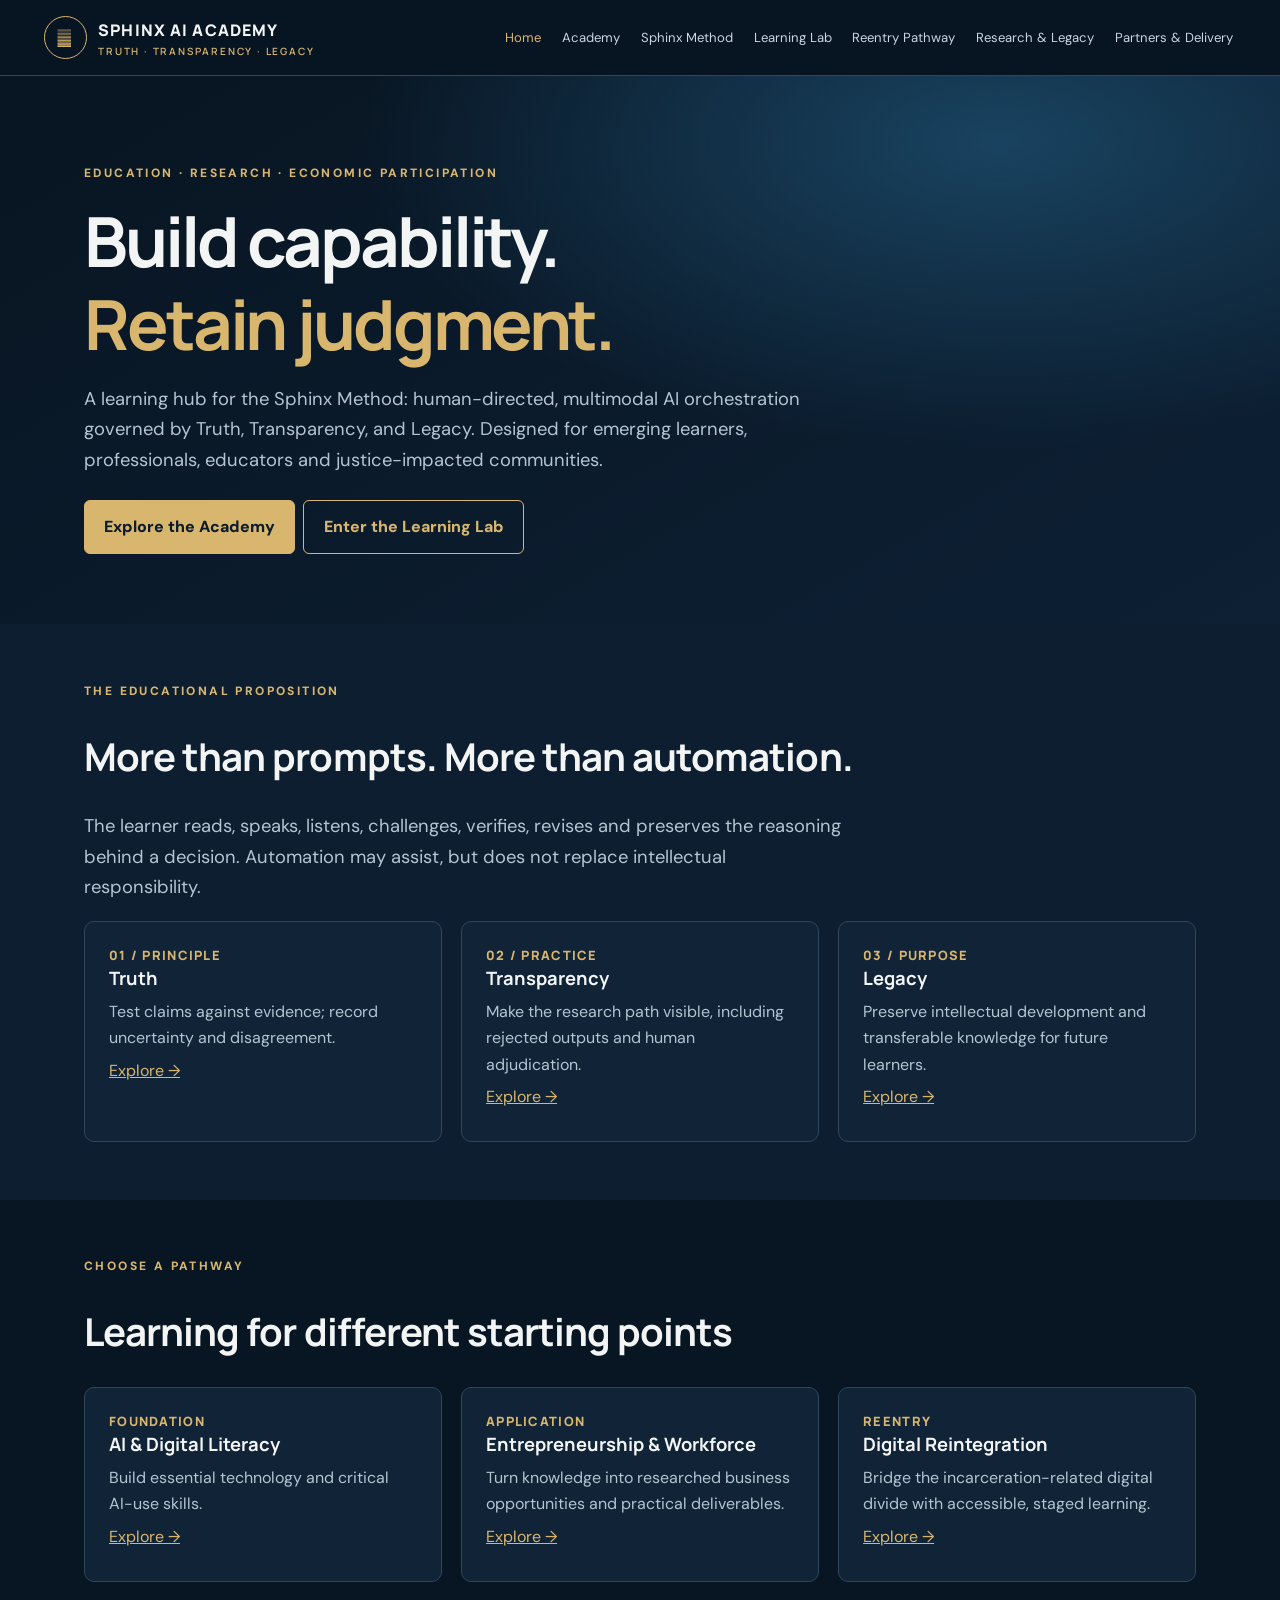
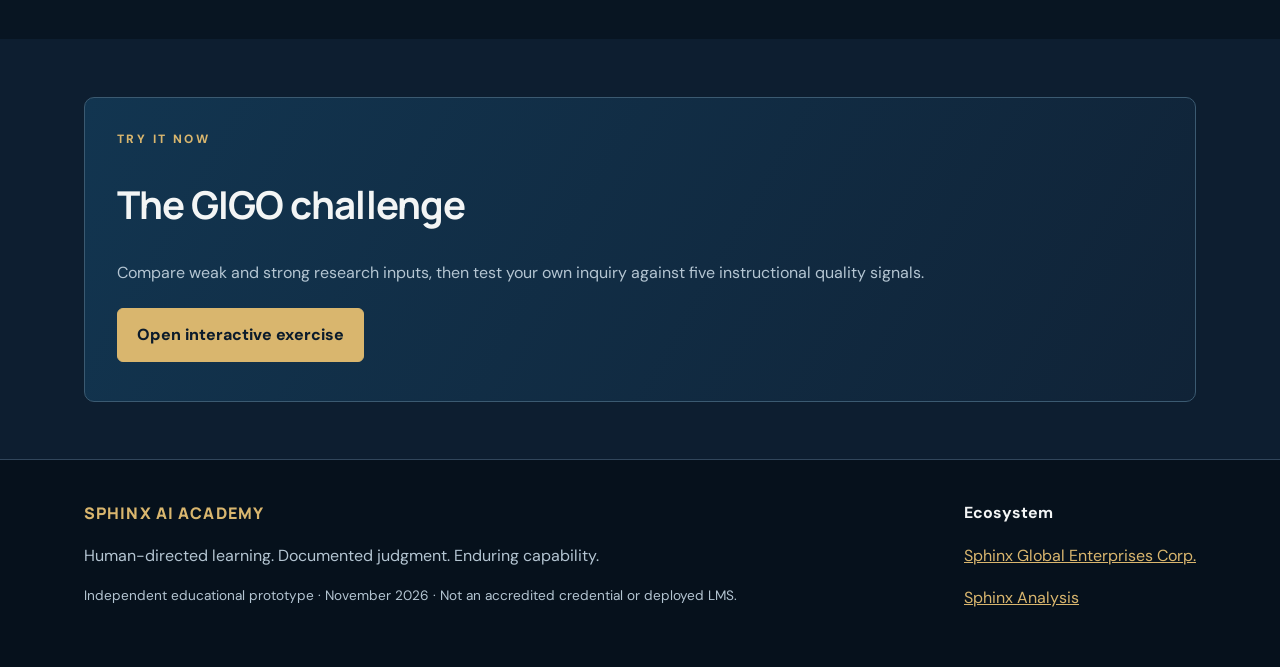
<file: index.html>
<!doctype html><html lang="en"><head><meta charset="utf-8"><meta name="viewport" content="width=device-width,initial-scale=1"><meta name="description" content="Sphinx AI Academy educational hub: TTL, GIGO, human-directed AI learning, reentry and entrepreneurship."><title>Home | Sphinx AI Academy</title><style>
@import url('https://fonts.googleapis.com/css2?family=DM+Sans:wght@400;500;600;700&family=Manrope:wght@400;500;600;700;800&display=swap');
:root{--bg:#081522;--panel:#102337;--panel2:#152b42;--text:#f3f5f5;--muted:#b4c5d2;--gold:#d9b66e;--blue:#6cb7dc;--line:#31465b;--green:#82d0b2}*{box-sizing:border-box}html{scroll-behavior:smooth}body{margin:0;background:var(--bg);color:var(--text);font:16px/1.65 'DM Sans',Arial,sans-serif}a{color:inherit}button,input,textarea,select{font:inherit}button{cursor:pointer}.skip{position:absolute;left:-9999px}.skip:focus{left:1rem;top:1rem;background:white;color:black;padding:.5rem;z-index:99}header{position:sticky;top:0;z-index:20;background:#081522f2;border-bottom:1px solid var(--line)}.head{max-width:1240px;margin:auto;display:flex;justify-content:space-between;align-items:center;gap:1rem;padding:1rem 1.5rem}.brand{display:flex;align-items:center;gap:.7rem;text-decoration:none;font-family:Manrope;font-weight:800;letter-spacing:.07em}.seal{display:grid;place-items:center;border:1px solid var(--gold);border-radius:50%;width:43px;height:43px;color:var(--gold);font-size:25px}.brand small{display:block;color:var(--gold);font:600 10px Manrope;letter-spacing:.18em}.nav{display:flex;gap:.9rem;flex-wrap:wrap}.nav a{text-decoration:none;color:#c9d7e1;font-size:.82rem;padding:.4rem .2rem}.nav a:hover,.nav a.active{color:var(--gold)}.mobile-menu{display:none}.wrap{max-width:1160px;margin:auto;padding:0 1.5rem}.hero{padding:5.5rem 0 4rem;background:radial-gradient(ellipse at 78% 12%,#194360 0,transparent 45%),linear-gradient(150deg,#081522,#0d2034)}.eyebrow{color:var(--gold);font-size:.75rem;font-weight:800;letter-spacing:.2em;text-transform:uppercase}h1,h2,h3{font-family:Manrope;line-height:1.2}h1{font-size:clamp(2.5rem,5.4vw,4.8rem);letter-spacing:-.045em;max-width:850px;margin:1rem 0}h2{font-size:clamp(1.7rem,3vw,2.6rem);letter-spacing:-.025em}h3{font-size:1.15rem}p{color:var(--muted)}.lead{font-size:1.15rem;max-width:760px}.gold{color:var(--gold)}.btn{display:inline-block;background:var(--gold);color:#0b1b2b;text-decoration:none;border:1px solid var(--gold);border-radius:6px;padding:.8rem 1.2rem;font-weight:800;margin:.4rem .5rem .4rem 0}.btn.outline{background:transparent;color:var(--gold)}.btn:hover{filter:brightness(1.13)}section{padding:3.6rem 0}.section-alt{background:#0d1e30}.grid{display:grid;grid-template-columns:repeat(3,minmax(0,1fr));gap:1.2rem}.grid.two{grid-template-columns:repeat(2,minmax(0,1fr))}.card{background:var(--panel);border:1px solid var(--line);border-radius:10px;padding:1.5rem;min-width:0}.card h3{margin:.2rem 0 .6rem}.card p{margin:.4rem 0}.num{color:var(--gold);font:800 .8rem Manrope;letter-spacing:.1em}.tag{display:inline-block;border:1px solid #54718a;color:#cbdbe7;border-radius:30px;font-size:.75rem;padding:.18rem .65rem;margin:.15rem}.strip{border-left:3px solid var(--gold);padding:1rem 1.4rem;background:var(--panel);margin:1.3rem 0}.strip p{margin:.25rem 0}.steps{counter-reset:step}.step{position:relative;padding:1rem 1rem 1rem 4rem;border-bottom:1px solid var(--line)}.step:before{counter-increment:step;content:counter(step);position:absolute;left:0;top:1.2rem;color:var(--gold);font:800 1.3rem Manrope}.list{color:var(--muted);padding-left:1.3rem}.list li{margin:.5rem 0}.metric{font:800 2rem Manrope;color:var(--gold)}.table-wrap{overflow:auto}table{border-collapse:collapse;width:100%;min-width:650px}th,td{text-align:left;padding:.9rem;border-bottom:1px solid var(--line);vertical-align:top}th{color:var(--gold);font-size:.8rem;text-transform:uppercase}td{color:var(--muted)}.interactive{background:#10283c;border:1px solid #41647c;border-radius:10px;padding:1.5rem;margin:1.2rem 0}label{display:block;margin:.7rem 0 .25rem;font-weight:700}textarea,input,select{width:100%;background:#081b2b;color:white;border:1px solid #597084;border-radius:5px;padding:.75rem}textarea{min-height:100px}.options label{font-weight:400;border:1px solid var(--line);padding:.65rem;border-radius:6px;cursor:pointer}.options input{width:auto;margin-right:.6rem}output,.feedback{display:block;background:#091b2a;border-left:3px solid var(--blue);padding:1rem;margin-top:1rem;color:#d9e9f1;white-space:pre-wrap}.progress{height:9px;border-radius:20px;background:#2b4051;overflow:hidden}.progress span{display:block;background:var(--gold);height:100%;width:0;transition:width .3s}.small{font-size:.85rem;color:var(--muted)}.kicker{font-size:.85rem;color:var(--blue);font-weight:700}.footer{background:#06111c;border-top:1px solid var(--line);padding:2.5rem 0}.footer-inner{display:flex;justify-content:space-between;gap:2rem;flex-wrap:wrap}.footer a{color:var(--gold)}.quote{font:600 1.3rem/1.5 Manrope;color:white}.pill{border:1px solid var(--line);border-radius:40px;padding:.3rem .8rem;display:inline-block;margin:.25rem;color:var(--muted);font-size:.8rem}.notice{font-size:.82rem;border:1px solid #856e3c;background:#302b20;padding:1rem;border-radius:6px;color:#e8d6ad}.callout{background:linear-gradient(120deg,#123550,#102337);border:1px solid #3b5a71;border-radius:10px;padding:2rem}.timeline{display:grid;gap:1rem}.timeline .card{border-left:3px solid var(--gold)}.footer .brand{margin-bottom:.7rem} :focus-visible{outline:3px solid var(--gold);outline-offset:3px}@media(max-width:900px){.head{align-items:flex-start;flex-direction:column}.nav{gap:.6rem}.grid{grid-template-columns:repeat(2,minmax(0,1fr))}}@media(max-width:600px){.grid,.grid.two{grid-template-columns:1fr}.hero{padding:3.5rem 0 2.5rem}.nav{overflow-x:auto;flex-wrap:nowrap;width:100%;padding-bottom:.3rem}.nav a{white-space:nowrap}.head{padding:.7rem 1rem}section{padding:2.6rem 0}}@media(prefers-reduced-motion:reduce){html{scroll-behavior:auto}*{transition:none!important}}
</style><script>
const $=id=>document.getElementById(id);const KEY='sphinx-academy-demo-v1';let state={};try{state=JSON.parse(localStorage.getItem(KEY)||'{}')}catch(e){}function save(){try{localStorage.setItem(KEY,JSON.stringify(state))}catch(e){}}function setDone(id){state[id]=true;save();updateProgress()}function updateProgress(){const ids=['gigo','ttl','source','scenario'];let n=ids.filter(id=>state[id]).length;document.querySelectorAll('[data-progress]').forEach(el=>el.textContent=n+'/4 activities completed');document.querySelectorAll('[data-progress-bar]').forEach(el=>el.style.width=(n/4*100)+'%')}document.addEventListener('DOMContentLoaded',()=>{updateProgress();const quiz=$('quiz-form');if(quiz)quiz.addEventListener('submit',e=>{e.preventDefault();let answers={q1:'b',q2:'c',q3:'a',q4:'b'};let score=0;Object.entries(answers).forEach(([q,v])=>{if(quiz.elements[q]?.value===v)score++});$('quiz-result').textContent='Score: '+score+'/4. '+(score===4?'All answers correct.':'Review the explanations below and retry.')+'\n1. Evidence verification is necessary. 2. Human judgment must be documented. 3. GIGO is a quality spectrum, not a label for people. 4. SCORM completion alone does not establish competency.';if(score===4)setDone('ttl')});const g=$('gigo-form');if(g)g.addEventListener('submit',e=>{e.preventDefault();const text=$('gigo-prompt').value.trim();const count=text.split(/\s+/).filter(Boolean).length;const checks=[/who|audience|learner|person|business|customer/i,/source|evidence|citation|verify|reference/i,/compare|contrast|alternative|counter|challenge/i,/format|table|report|list|deliverable/i,/uncertain|limit|assumption|unknown/i];let matched=checks.filter(re=>re.test(text)).length;$('gigo-result').textContent='Prompt diagnostic: '+matched+'/5 quality signals present. '+(count<15?'Add more context. ':'')+'Check for: audience/context, evidence requirements, alternative viewpoints, output format and uncertainty. This is a teaching heuristic, not a measure of factual correctness.';setDone('gigo')});const s=$('source-form');if(s)s.addEventListener('submit',e=>{e.preventDefault();let claim=$('source-claim').value.trim(),url=$('source-url').value.trim(),decision=$('source-decision').value,reason=$('source-reason').value.trim();if(!claim||!reason){$('source-result').textContent='Add a claim and an explanation before recording a decision.';return}let record={claim,url,decision,reason,date:new Date().toISOString(),status:'Learner-entered; not independently verified'};state.records=state.records||[];state.records.push(record);save();$('source-result').textContent='Adjudication recorded locally. '+record.status+'\n'+JSON.stringify(record,null,2);setDone('source')});const d=$('download-record');if(d)d.addEventListener('click',()=>{let data={exported:new Date().toISOString(),activity_completion:{gigo:!!state.gigo,ttl:!!state.ttl,source:!!state.source,scenario:!!state.scenario},adjudications:state.records||[],disclaimer:'Self-reported learning artifact; not an independently verified credential.'};let blob=new Blob([JSON.stringify(data,null,2)],{type:'application/json'}),a=document.createElement('a');a.href=URL.createObjectURL(blob);a.download='sphinx-ttl-learning-record.json';a.click();URL.revokeObjectURL(a.href)});const scenario=$('scenario-form');if(scenario)scenario.addEventListener('submit',e=>{e.preventDefault();let value=scenario.elements.path.value;const messages={a:'Good: begin with offline-compatible fundamentals, then transition to supervised live tools after release.',b:'Reconsider: unrestricted live cloud access may not be permitted inside a correctional facility.',c:'Reconsider: a certificate without assessed competence is insufficient.'};$('scenario-result').textContent=messages[value]||'Select a pathway.';if(value==='a')setDone('scenario')});const vstart=$('voice-start'),vplay=$('voice-play'),vstop=$('voice-stop');let rec=null;const SpeechRec=window.SpeechRecognition||window.webkitSpeechRecognition;if(vstart)vstart.addEventListener('click',()=>{if(!SpeechRec){$('voice-status').textContent='Speech recognition is unavailable in this browser. Type instead.';return}try{rec=new SpeechRec();rec.lang='en-US';rec.interimResults=false;rec.onresult=e=>{$('voice-text').value=($('voice-text').value+' '+e.results[0][0].transcript).trim();$('voice-status').textContent='Dictation captured. Review and revise the text.'};rec.onerror=e=>{$('voice-status').textContent='Speech recognition error: '+e.error};rec.start();$('voice-status').textContent='Listening…'}catch(e){$('voice-status').textContent='Unable to start recognition.'}});if(vplay)vplay.addEventListener('click',()=>{if(!('speechSynthesis' in window)){$('voice-status').textContent='Audio playback is unavailable in this browser.';return}speechSynthesis.cancel();let u=new SpeechSynthesisUtterance($('voice-text').value||'Enter text first.');u.lang='en-US';speechSynthesis.speak(u);$('voice-status').textContent='Playing text aloud.'});if(vstop)vstop.addEventListener('click',()=>{if(rec)try{rec.stop()}catch(e){};if('speechSynthesis' in window)speechSynthesis.cancel();$('voice-status').textContent='Audio stopped.'});const reset=$('reset-progress');if(reset)reset.addEventListener('click',()=>{if(confirm('Delete this browser’s demo progress and learning records?')){localStorage.removeItem(KEY);state={};updateProgress();$('reset-result').textContent='Local demo progress cleared.'}});const copy=$('copy-template');if(copy)copy.addEventListener('click',async()=>{let txt=$('template-text').textContent;try{await navigator.clipboard.writeText(txt);$('copy-result').textContent='Template copied.'}catch(e){$('copy-result').textContent='Select and copy the template manually.'}})});
</script></head><body><a class="skip" href="#main">Skip to content</a><header><div class="head"><a class="brand" href="index.html"><span class="seal" aria-hidden="true">𓂀</span><span>SPHINX AI ACADEMY<small>TRUTH · TRANSPARENCY · LEGACY</small></span></a><nav class="nav" aria-label="Primary navigation"><a href="index.html" class="active">Home</a><a href="academy.html" class="">Academy</a><a href="method.html" class="">Sphinx Method</a><a href="lab.html" class="">Learning Lab</a><a href="reentry.html" class="">Reentry Pathway</a><a href="research.html" class="">Research & Legacy</a><a href="partners.html" class="">Partners & Delivery</a></nav></div></header><main id="main"><div class="hero"><div class="wrap"><div class="eyebrow">Education · Research · Economic participation</div><h1>Build capability.<br><span class="gold">Retain judgment.</span></h1><p class="lead">A learning hub for the Sphinx Method: human-directed, multimodal AI orchestration governed by Truth, Transparency, and Legacy. Designed for emerging learners, professionals, educators and justice-impacted communities.</p><a class="btn" href="academy.html">Explore the Academy</a><a class="btn outline" href="lab.html">Enter the Learning Lab</a></div></div><section class="section-alt"><div class="wrap"><div class="eyebrow">The educational proposition</div><h2>More than prompts. More than automation.</h2><p class="lead">The learner reads, speaks, listens, challenges, verifies, revises and preserves the reasoning behind a decision. Automation may assist, but does not replace intellectual responsibility.</p><div class="grid"><article class="card"><div class="num">01 / PRINCIPLE</div><h3>Truth</h3><p>Test claims against evidence; record uncertainty and disagreement.</p><p><a class="gold" href="method.html">Explore →</a></p></article><article class="card"><div class="num">02 / PRACTICE</div><h3>Transparency</h3><p>Make the research path visible, including rejected outputs and human adjudication.</p><p><a class="gold" href="lab.html">Explore →</a></p></article><article class="card"><div class="num">03 / PURPOSE</div><h3>Legacy</h3><p>Preserve intellectual development and transferable knowledge for future learners.</p><p><a class="gold" href="research.html">Explore →</a></p></article></div></div></section><section class=""><div class="wrap"><div class="eyebrow">Choose a pathway</div><h2>Learning for different starting points</h2><div class="grid"><article class="card"><div class="num">FOUNDATION</div><h3>AI & Digital Literacy</h3><p>Build essential technology and critical AI-use skills.</p><p><a class="gold" href="academy.html">Explore →</a></p></article><article class="card"><div class="num">APPLICATION</div><h3>Entrepreneurship & Workforce</h3><p>Turn knowledge into researched business opportunities and practical deliverables.</p><p><a class="gold" href="academy.html">Explore →</a></p></article><article class="card"><div class="num">REENTRY</div><h3>Digital Reintegration</h3><p>Bridge the incarceration-related digital divide with accessible, staged learning.</p><p><a class="gold" href="reentry.html">Explore →</a></p></article></div></div></section><section class="section-alt"><div class="wrap"><div class="callout"><div class="eyebrow">Try it now</div><h2>The GIGO challenge</h2><p>Compare weak and strong research inputs, then test your own inquiry against five instructional quality signals.</p><a class="btn" href="lab.html#gigo">Open interactive exercise</a></div></div></section></main><footer class="footer"><div class="wrap footer-inner"><div><a class="brand" href="index.html">SPHINX AI ACADEMY</a><p>Human-directed learning. Documented judgment. Enduring capability.</p><p class="small">Independent educational prototype · November 2026 · Not an accredited credential or deployed LMS.</p></div><div><strong>Ecosystem</strong><p><a href="https://sphinxglobalenterprisescorp.com/" target="_blank" rel="noopener">Sphinx Global Enterprises Corp.</a></p><p><a href="https://sphinxanalysis.com/" target="_blank" rel="noopener">Sphinx Analysis</a></p></div></div></footer></body></html>
</file>
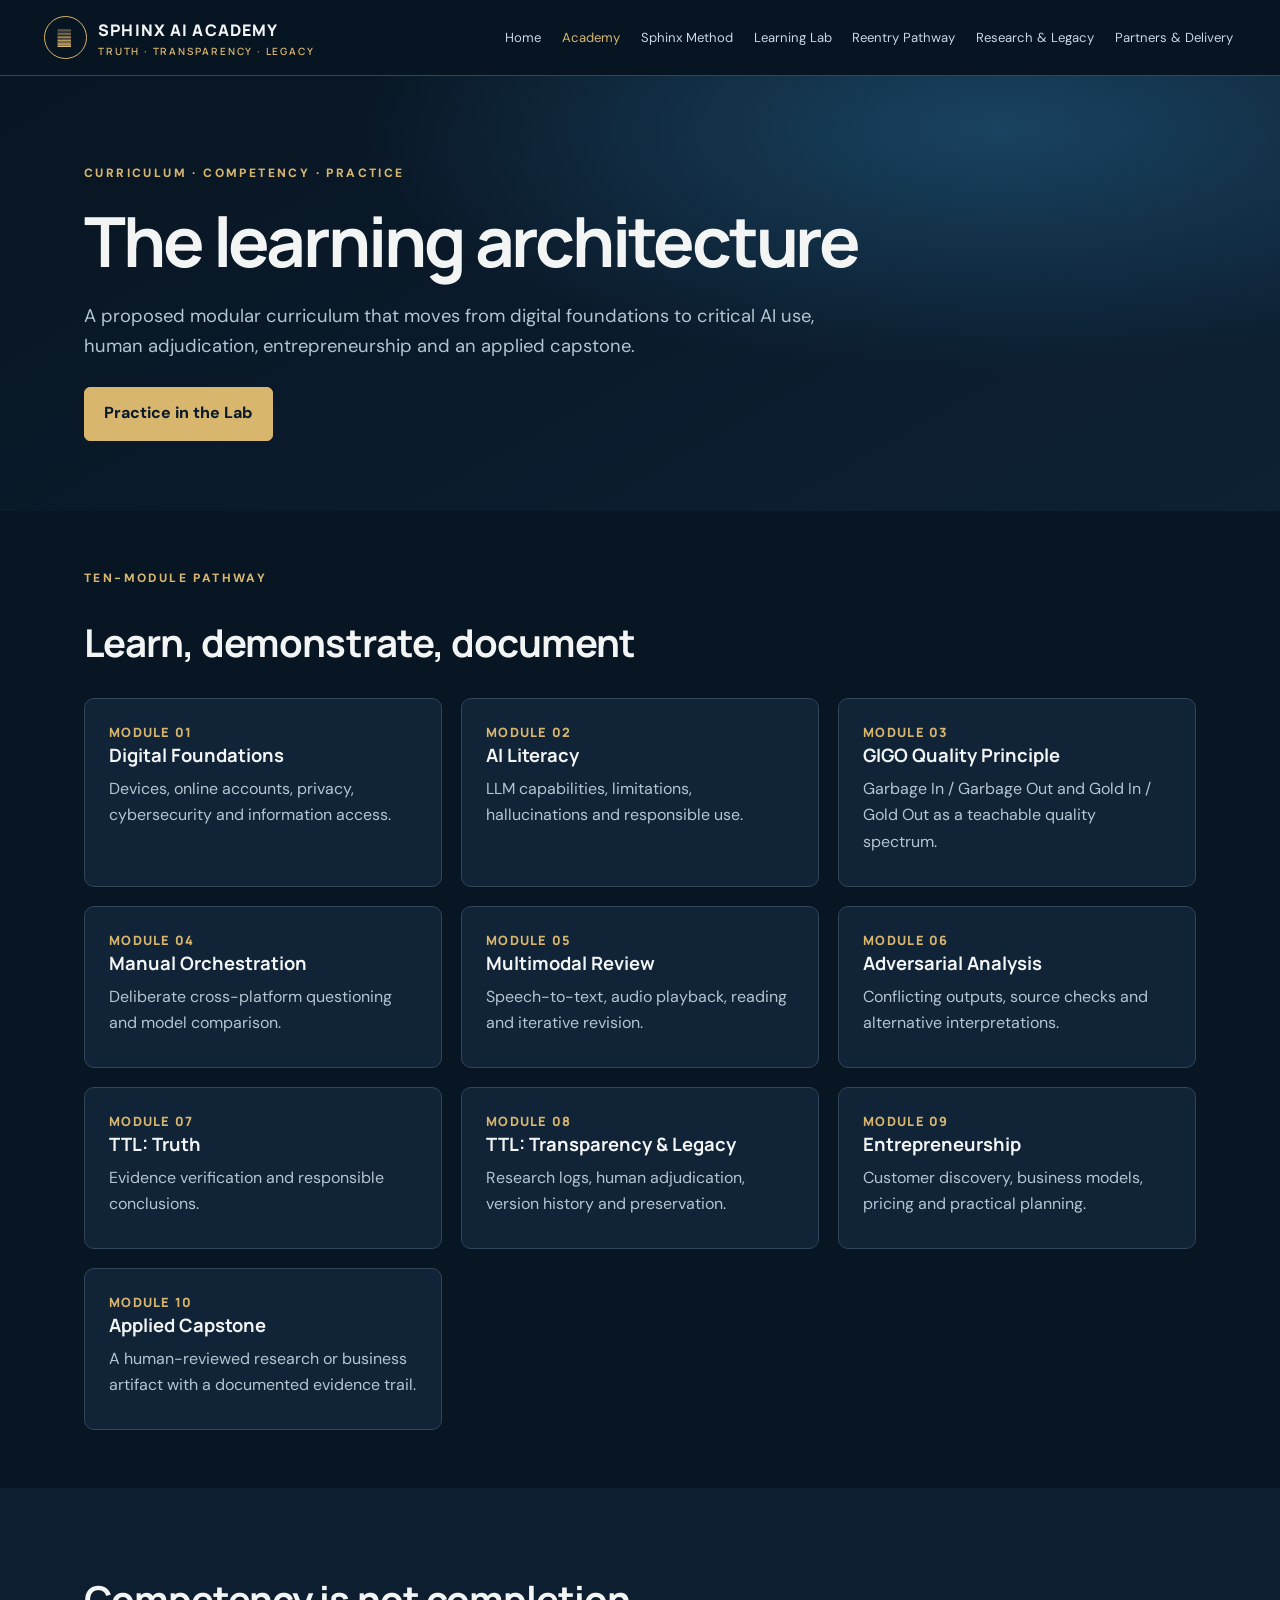
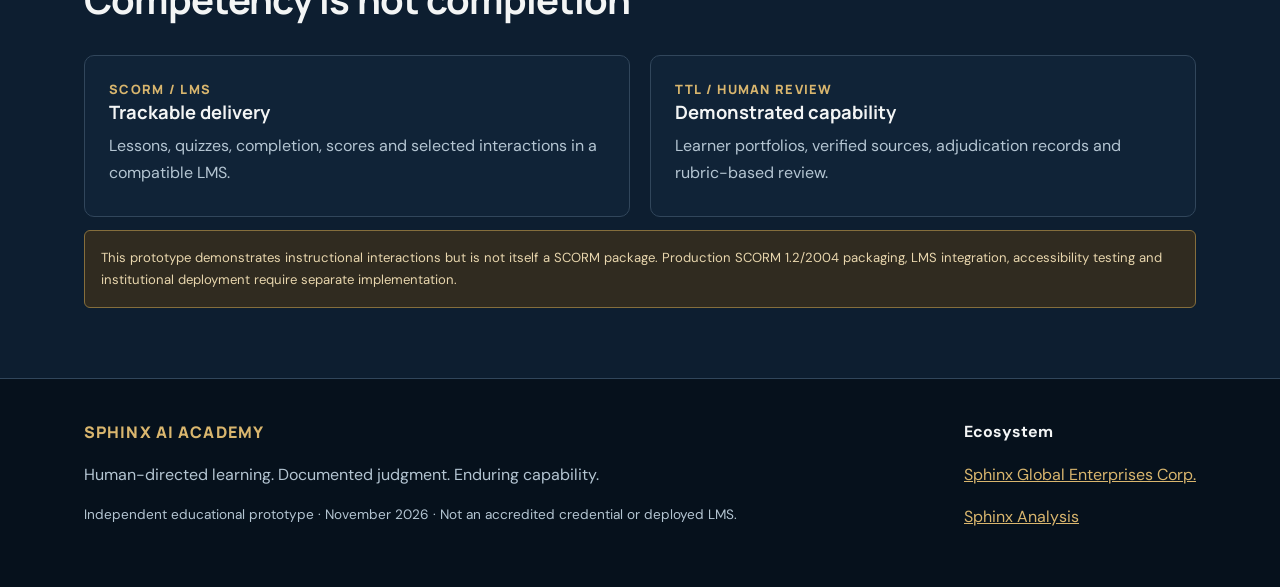
<file: academy.html>
<!doctype html><html lang="en"><head><meta charset="utf-8"><meta name="viewport" content="width=device-width,initial-scale=1"><meta name="description" content="Sphinx AI Academy educational hub: TTL, GIGO, human-directed AI learning, reentry and entrepreneurship."><title>Academy | Sphinx AI Academy</title><style>
@import url('https://fonts.googleapis.com/css2?family=DM+Sans:wght@400;500;600;700&family=Manrope:wght@400;500;600;700;800&display=swap');
:root{--bg:#081522;--panel:#102337;--panel2:#152b42;--text:#f3f5f5;--muted:#b4c5d2;--gold:#d9b66e;--blue:#6cb7dc;--line:#31465b;--green:#82d0b2}*{box-sizing:border-box}html{scroll-behavior:smooth}body{margin:0;background:var(--bg);color:var(--text);font:16px/1.65 'DM Sans',Arial,sans-serif}a{color:inherit}button,input,textarea,select{font:inherit}button{cursor:pointer}.skip{position:absolute;left:-9999px}.skip:focus{left:1rem;top:1rem;background:white;color:black;padding:.5rem;z-index:99}header{position:sticky;top:0;z-index:20;background:#081522f2;border-bottom:1px solid var(--line)}.head{max-width:1240px;margin:auto;display:flex;justify-content:space-between;align-items:center;gap:1rem;padding:1rem 1.5rem}.brand{display:flex;align-items:center;gap:.7rem;text-decoration:none;font-family:Manrope;font-weight:800;letter-spacing:.07em}.seal{display:grid;place-items:center;border:1px solid var(--gold);border-radius:50%;width:43px;height:43px;color:var(--gold);font-size:25px}.brand small{display:block;color:var(--gold);font:600 10px Manrope;letter-spacing:.18em}.nav{display:flex;gap:.9rem;flex-wrap:wrap}.nav a{text-decoration:none;color:#c9d7e1;font-size:.82rem;padding:.4rem .2rem}.nav a:hover,.nav a.active{color:var(--gold)}.mobile-menu{display:none}.wrap{max-width:1160px;margin:auto;padding:0 1.5rem}.hero{padding:5.5rem 0 4rem;background:radial-gradient(ellipse at 78% 12%,#194360 0,transparent 45%),linear-gradient(150deg,#081522,#0d2034)}.eyebrow{color:var(--gold);font-size:.75rem;font-weight:800;letter-spacing:.2em;text-transform:uppercase}h1,h2,h3{font-family:Manrope;line-height:1.2}h1{font-size:clamp(2.5rem,5.4vw,4.8rem);letter-spacing:-.045em;max-width:850px;margin:1rem 0}h2{font-size:clamp(1.7rem,3vw,2.6rem);letter-spacing:-.025em}h3{font-size:1.15rem}p{color:var(--muted)}.lead{font-size:1.15rem;max-width:760px}.gold{color:var(--gold)}.btn{display:inline-block;background:var(--gold);color:#0b1b2b;text-decoration:none;border:1px solid var(--gold);border-radius:6px;padding:.8rem 1.2rem;font-weight:800;margin:.4rem .5rem .4rem 0}.btn.outline{background:transparent;color:var(--gold)}.btn:hover{filter:brightness(1.13)}section{padding:3.6rem 0}.section-alt{background:#0d1e30}.grid{display:grid;grid-template-columns:repeat(3,minmax(0,1fr));gap:1.2rem}.grid.two{grid-template-columns:repeat(2,minmax(0,1fr))}.card{background:var(--panel);border:1px solid var(--line);border-radius:10px;padding:1.5rem;min-width:0}.card h3{margin:.2rem 0 .6rem}.card p{margin:.4rem 0}.num{color:var(--gold);font:800 .8rem Manrope;letter-spacing:.1em}.tag{display:inline-block;border:1px solid #54718a;color:#cbdbe7;border-radius:30px;font-size:.75rem;padding:.18rem .65rem;margin:.15rem}.strip{border-left:3px solid var(--gold);padding:1rem 1.4rem;background:var(--panel);margin:1.3rem 0}.strip p{margin:.25rem 0}.steps{counter-reset:step}.step{position:relative;padding:1rem 1rem 1rem 4rem;border-bottom:1px solid var(--line)}.step:before{counter-increment:step;content:counter(step);position:absolute;left:0;top:1.2rem;color:var(--gold);font:800 1.3rem Manrope}.list{color:var(--muted);padding-left:1.3rem}.list li{margin:.5rem 0}.metric{font:800 2rem Manrope;color:var(--gold)}.table-wrap{overflow:auto}table{border-collapse:collapse;width:100%;min-width:650px}th,td{text-align:left;padding:.9rem;border-bottom:1px solid var(--line);vertical-align:top}th{color:var(--gold);font-size:.8rem;text-transform:uppercase}td{color:var(--muted)}.interactive{background:#10283c;border:1px solid #41647c;border-radius:10px;padding:1.5rem;margin:1.2rem 0}label{display:block;margin:.7rem 0 .25rem;font-weight:700}textarea,input,select{width:100%;background:#081b2b;color:white;border:1px solid #597084;border-radius:5px;padding:.75rem}textarea{min-height:100px}.options label{font-weight:400;border:1px solid var(--line);padding:.65rem;border-radius:6px;cursor:pointer}.options input{width:auto;margin-right:.6rem}output,.feedback{display:block;background:#091b2a;border-left:3px solid var(--blue);padding:1rem;margin-top:1rem;color:#d9e9f1;white-space:pre-wrap}.progress{height:9px;border-radius:20px;background:#2b4051;overflow:hidden}.progress span{display:block;background:var(--gold);height:100%;width:0;transition:width .3s}.small{font-size:.85rem;color:var(--muted)}.kicker{font-size:.85rem;color:var(--blue);font-weight:700}.footer{background:#06111c;border-top:1px solid var(--line);padding:2.5rem 0}.footer-inner{display:flex;justify-content:space-between;gap:2rem;flex-wrap:wrap}.footer a{color:var(--gold)}.quote{font:600 1.3rem/1.5 Manrope;color:white}.pill{border:1px solid var(--line);border-radius:40px;padding:.3rem .8rem;display:inline-block;margin:.25rem;color:var(--muted);font-size:.8rem}.notice{font-size:.82rem;border:1px solid #856e3c;background:#302b20;padding:1rem;border-radius:6px;color:#e8d6ad}.callout{background:linear-gradient(120deg,#123550,#102337);border:1px solid #3b5a71;border-radius:10px;padding:2rem}.timeline{display:grid;gap:1rem}.timeline .card{border-left:3px solid var(--gold)}.footer .brand{margin-bottom:.7rem} :focus-visible{outline:3px solid var(--gold);outline-offset:3px}@media(max-width:900px){.head{align-items:flex-start;flex-direction:column}.nav{gap:.6rem}.grid{grid-template-columns:repeat(2,minmax(0,1fr))}}@media(max-width:600px){.grid,.grid.two{grid-template-columns:1fr}.hero{padding:3.5rem 0 2.5rem}.nav{overflow-x:auto;flex-wrap:nowrap;width:100%;padding-bottom:.3rem}.nav a{white-space:nowrap}.head{padding:.7rem 1rem}section{padding:2.6rem 0}}@media(prefers-reduced-motion:reduce){html{scroll-behavior:auto}*{transition:none!important}}
</style><script>
const $=id=>document.getElementById(id);const KEY='sphinx-academy-demo-v1';let state={};try{state=JSON.parse(localStorage.getItem(KEY)||'{}')}catch(e){}function save(){try{localStorage.setItem(KEY,JSON.stringify(state))}catch(e){}}function setDone(id){state[id]=true;save();updateProgress()}function updateProgress(){const ids=['gigo','ttl','source','scenario'];let n=ids.filter(id=>state[id]).length;document.querySelectorAll('[data-progress]').forEach(el=>el.textContent=n+'/4 activities completed');document.querySelectorAll('[data-progress-bar]').forEach(el=>el.style.width=(n/4*100)+'%')}document.addEventListener('DOMContentLoaded',()=>{updateProgress();const quiz=$('quiz-form');if(quiz)quiz.addEventListener('submit',e=>{e.preventDefault();let answers={q1:'b',q2:'c',q3:'a',q4:'b'};let score=0;Object.entries(answers).forEach(([q,v])=>{if(quiz.elements[q]?.value===v)score++});$('quiz-result').textContent='Score: '+score+'/4. '+(score===4?'All answers correct.':'Review the explanations below and retry.')+'\n1. Evidence verification is necessary. 2. Human judgment must be documented. 3. GIGO is a quality spectrum, not a label for people. 4. SCORM completion alone does not establish competency.';if(score===4)setDone('ttl')});const g=$('gigo-form');if(g)g.addEventListener('submit',e=>{e.preventDefault();const text=$('gigo-prompt').value.trim();const count=text.split(/\s+/).filter(Boolean).length;const checks=[/who|audience|learner|person|business|customer/i,/source|evidence|citation|verify|reference/i,/compare|contrast|alternative|counter|challenge/i,/format|table|report|list|deliverable/i,/uncertain|limit|assumption|unknown/i];let matched=checks.filter(re=>re.test(text)).length;$('gigo-result').textContent='Prompt diagnostic: '+matched+'/5 quality signals present. '+(count<15?'Add more context. ':'')+'Check for: audience/context, evidence requirements, alternative viewpoints, output format and uncertainty. This is a teaching heuristic, not a measure of factual correctness.';setDone('gigo')});const s=$('source-form');if(s)s.addEventListener('submit',e=>{e.preventDefault();let claim=$('source-claim').value.trim(),url=$('source-url').value.trim(),decision=$('source-decision').value,reason=$('source-reason').value.trim();if(!claim||!reason){$('source-result').textContent='Add a claim and an explanation before recording a decision.';return}let record={claim,url,decision,reason,date:new Date().toISOString(),status:'Learner-entered; not independently verified'};state.records=state.records||[];state.records.push(record);save();$('source-result').textContent='Adjudication recorded locally. '+record.status+'\n'+JSON.stringify(record,null,2);setDone('source')});const d=$('download-record');if(d)d.addEventListener('click',()=>{let data={exported:new Date().toISOString(),activity_completion:{gigo:!!state.gigo,ttl:!!state.ttl,source:!!state.source,scenario:!!state.scenario},adjudications:state.records||[],disclaimer:'Self-reported learning artifact; not an independently verified credential.'};let blob=new Blob([JSON.stringify(data,null,2)],{type:'application/json'}),a=document.createElement('a');a.href=URL.createObjectURL(blob);a.download='sphinx-ttl-learning-record.json';a.click();URL.revokeObjectURL(a.href)});const scenario=$('scenario-form');if(scenario)scenario.addEventListener('submit',e=>{e.preventDefault();let value=scenario.elements.path.value;const messages={a:'Good: begin with offline-compatible fundamentals, then transition to supervised live tools after release.',b:'Reconsider: unrestricted live cloud access may not be permitted inside a correctional facility.',c:'Reconsider: a certificate without assessed competence is insufficient.'};$('scenario-result').textContent=messages[value]||'Select a pathway.';if(value==='a')setDone('scenario')});const vstart=$('voice-start'),vplay=$('voice-play'),vstop=$('voice-stop');let rec=null;const SpeechRec=window.SpeechRecognition||window.webkitSpeechRecognition;if(vstart)vstart.addEventListener('click',()=>{if(!SpeechRec){$('voice-status').textContent='Speech recognition is unavailable in this browser. Type instead.';return}try{rec=new SpeechRec();rec.lang='en-US';rec.interimResults=false;rec.onresult=e=>{$('voice-text').value=($('voice-text').value+' '+e.results[0][0].transcript).trim();$('voice-status').textContent='Dictation captured. Review and revise the text.'};rec.onerror=e=>{$('voice-status').textContent='Speech recognition error: '+e.error};rec.start();$('voice-status').textContent='Listening…'}catch(e){$('voice-status').textContent='Unable to start recognition.'}});if(vplay)vplay.addEventListener('click',()=>{if(!('speechSynthesis' in window)){$('voice-status').textContent='Audio playback is unavailable in this browser.';return}speechSynthesis.cancel();let u=new SpeechSynthesisUtterance($('voice-text').value||'Enter text first.');u.lang='en-US';speechSynthesis.speak(u);$('voice-status').textContent='Playing text aloud.'});if(vstop)vstop.addEventListener('click',()=>{if(rec)try{rec.stop()}catch(e){};if('speechSynthesis' in window)speechSynthesis.cancel();$('voice-status').textContent='Audio stopped.'});const reset=$('reset-progress');if(reset)reset.addEventListener('click',()=>{if(confirm('Delete this browser’s demo progress and learning records?')){localStorage.removeItem(KEY);state={};updateProgress();$('reset-result').textContent='Local demo progress cleared.'}});const copy=$('copy-template');if(copy)copy.addEventListener('click',async()=>{let txt=$('template-text').textContent;try{await navigator.clipboard.writeText(txt);$('copy-result').textContent='Template copied.'}catch(e){$('copy-result').textContent='Select and copy the template manually.'}})});
</script></head><body><a class="skip" href="#main">Skip to content</a><header><div class="head"><a class="brand" href="index.html"><span class="seal" aria-hidden="true">𓂀</span><span>SPHINX AI ACADEMY<small>TRUTH · TRANSPARENCY · LEGACY</small></span></a><nav class="nav" aria-label="Primary navigation"><a href="index.html" class="">Home</a><a href="academy.html" class="active">Academy</a><a href="method.html" class="">Sphinx Method</a><a href="lab.html" class="">Learning Lab</a><a href="reentry.html" class="">Reentry Pathway</a><a href="research.html" class="">Research & Legacy</a><a href="partners.html" class="">Partners & Delivery</a></nav></div></header><main id="main"><div class="hero"><div class="wrap"><div class="eyebrow">Curriculum · Competency · Practice</div><h1>The learning architecture</h1><p class="lead">A proposed modular curriculum that moves from digital foundations to critical AI use, human adjudication, entrepreneurship and an applied capstone.</p><a class="btn" href="lab.html">Practice in the Lab</a></div></div><section class=""><div class="wrap"><div class="eyebrow">Ten-module pathway</div><h2>Learn, demonstrate, document</h2><div class="grid"><article class="card"><div class="num">MODULE 01</div><h3>Digital Foundations</h3><p>Devices, online accounts, privacy, cybersecurity and information access.</p></article><article class="card"><div class="num">MODULE 02</div><h3>AI Literacy</h3><p>LLM capabilities, limitations, hallucinations and responsible use.</p></article><article class="card"><div class="num">MODULE 03</div><h3>GIGO Quality Principle</h3><p>Garbage In / Garbage Out and Gold In / Gold Out as a teachable quality spectrum.</p></article><article class="card"><div class="num">MODULE 04</div><h3>Manual Orchestration</h3><p>Deliberate cross-platform questioning and model comparison.</p></article><article class="card"><div class="num">MODULE 05</div><h3>Multimodal Review</h3><p>Speech-to-text, audio playback, reading and iterative revision.</p></article><article class="card"><div class="num">MODULE 06</div><h3>Adversarial Analysis</h3><p>Conflicting outputs, source checks and alternative interpretations.</p></article><article class="card"><div class="num">MODULE 07</div><h3>TTL: Truth</h3><p>Evidence verification and responsible conclusions.</p></article><article class="card"><div class="num">MODULE 08</div><h3>TTL: Transparency & Legacy</h3><p>Research logs, human adjudication, version history and preservation.</p></article><article class="card"><div class="num">MODULE 09</div><h3>Entrepreneurship</h3><p>Customer discovery, business models, pricing and practical planning.</p></article><article class="card"><div class="num">MODULE 10</div><h3>Applied Capstone</h3><p>A human-reviewed research or business artifact with a documented evidence trail.</p></article></div></div></section><section class="section-alt"><div class="wrap"><h2>Competency is not completion</h2><div class="grid two"><article class="card"><div class="num">SCORM / LMS</div><h3>Trackable delivery</h3><p>Lessons, quizzes, completion, scores and selected interactions in a compatible LMS.</p></article><article class="card"><div class="num">TTL / HUMAN REVIEW</div><h3>Demonstrated capability</h3><p>Learner portfolios, verified sources, adjudication records and rubric-based review.</p></article></div><p class="notice">This prototype demonstrates instructional interactions but is not itself a SCORM package. Production SCORM 1.2/2004 packaging, LMS integration, accessibility testing and institutional deployment require separate implementation.</p></div></section></main><footer class="footer"><div class="wrap footer-inner"><div><a class="brand" href="index.html">SPHINX AI ACADEMY</a><p>Human-directed learning. Documented judgment. Enduring capability.</p><p class="small">Independent educational prototype · November 2026 · Not an accredited credential or deployed LMS.</p></div><div><strong>Ecosystem</strong><p><a href="https://sphinxglobalenterprisescorp.com/" target="_blank" rel="noopener">Sphinx Global Enterprises Corp.</a></p><p><a href="https://sphinxanalysis.com/" target="_blank" rel="noopener">Sphinx Analysis</a></p></div></div></footer></body></html>
</file>
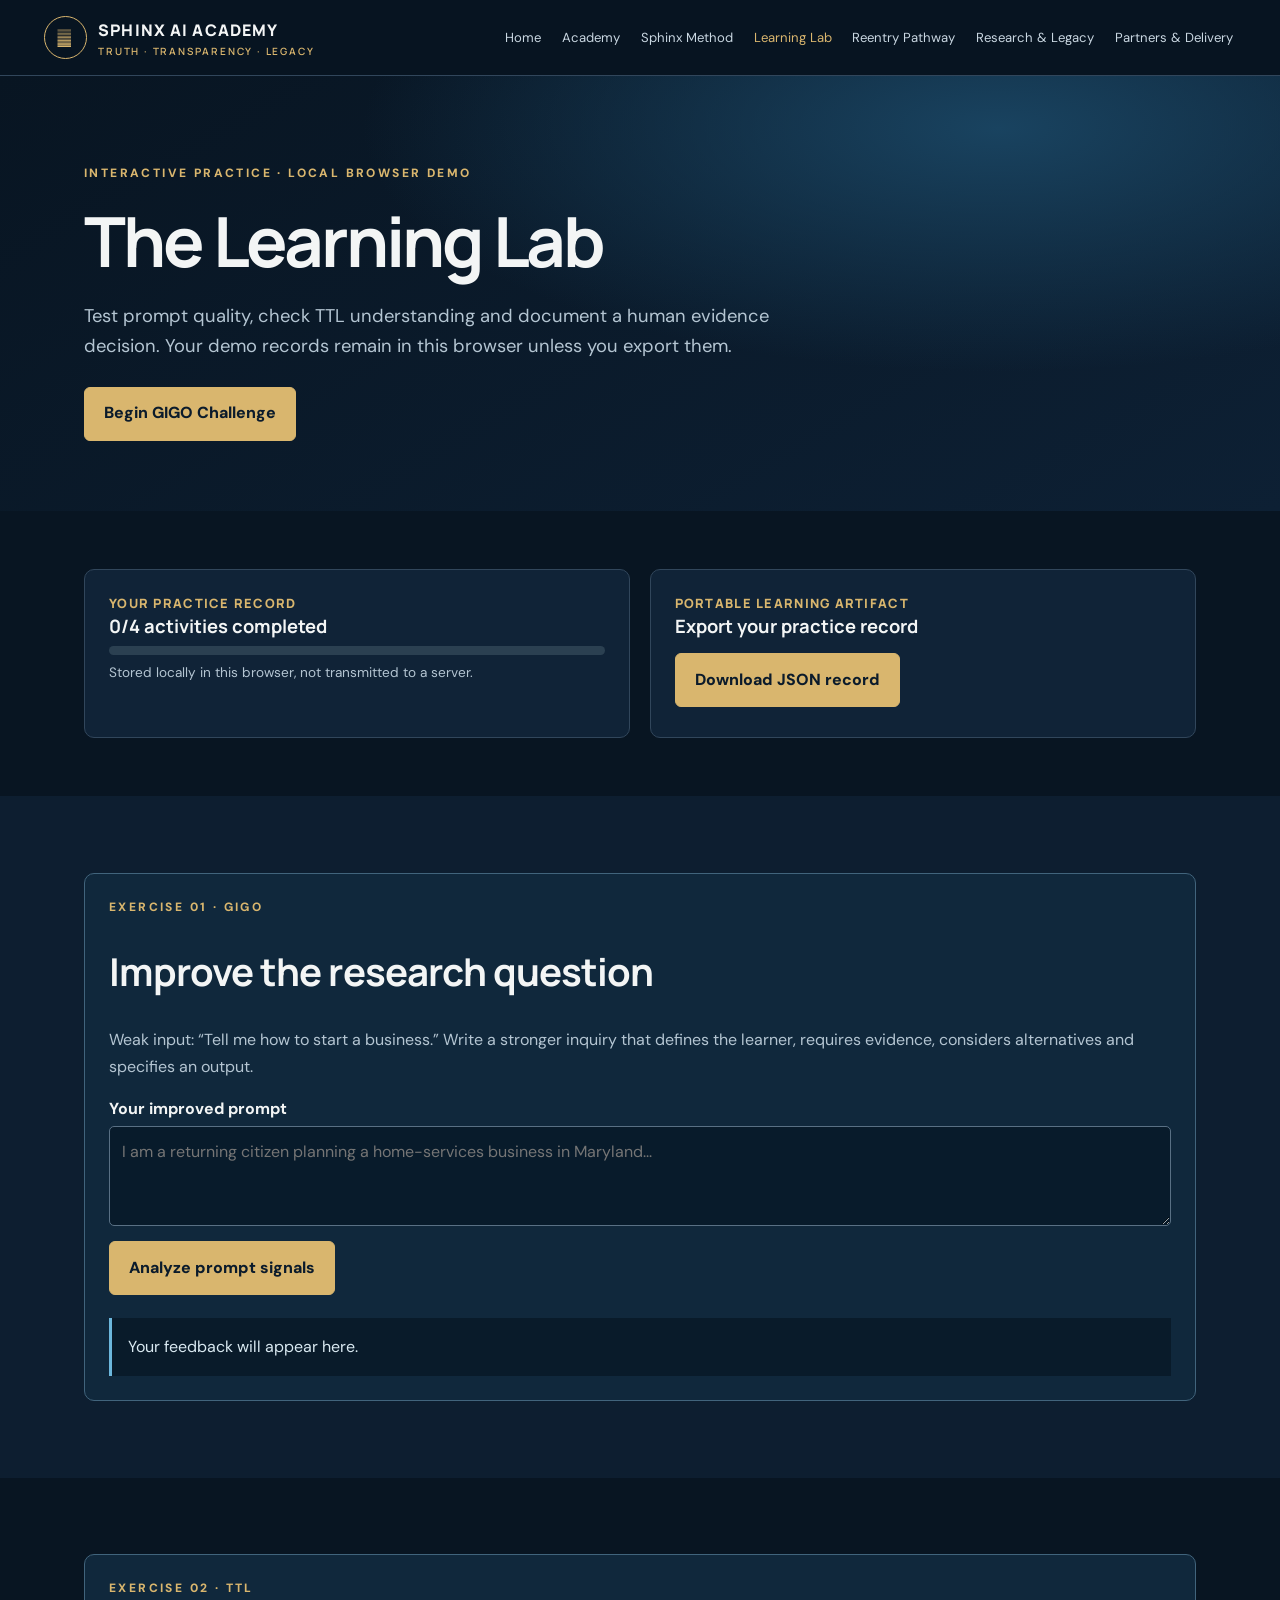
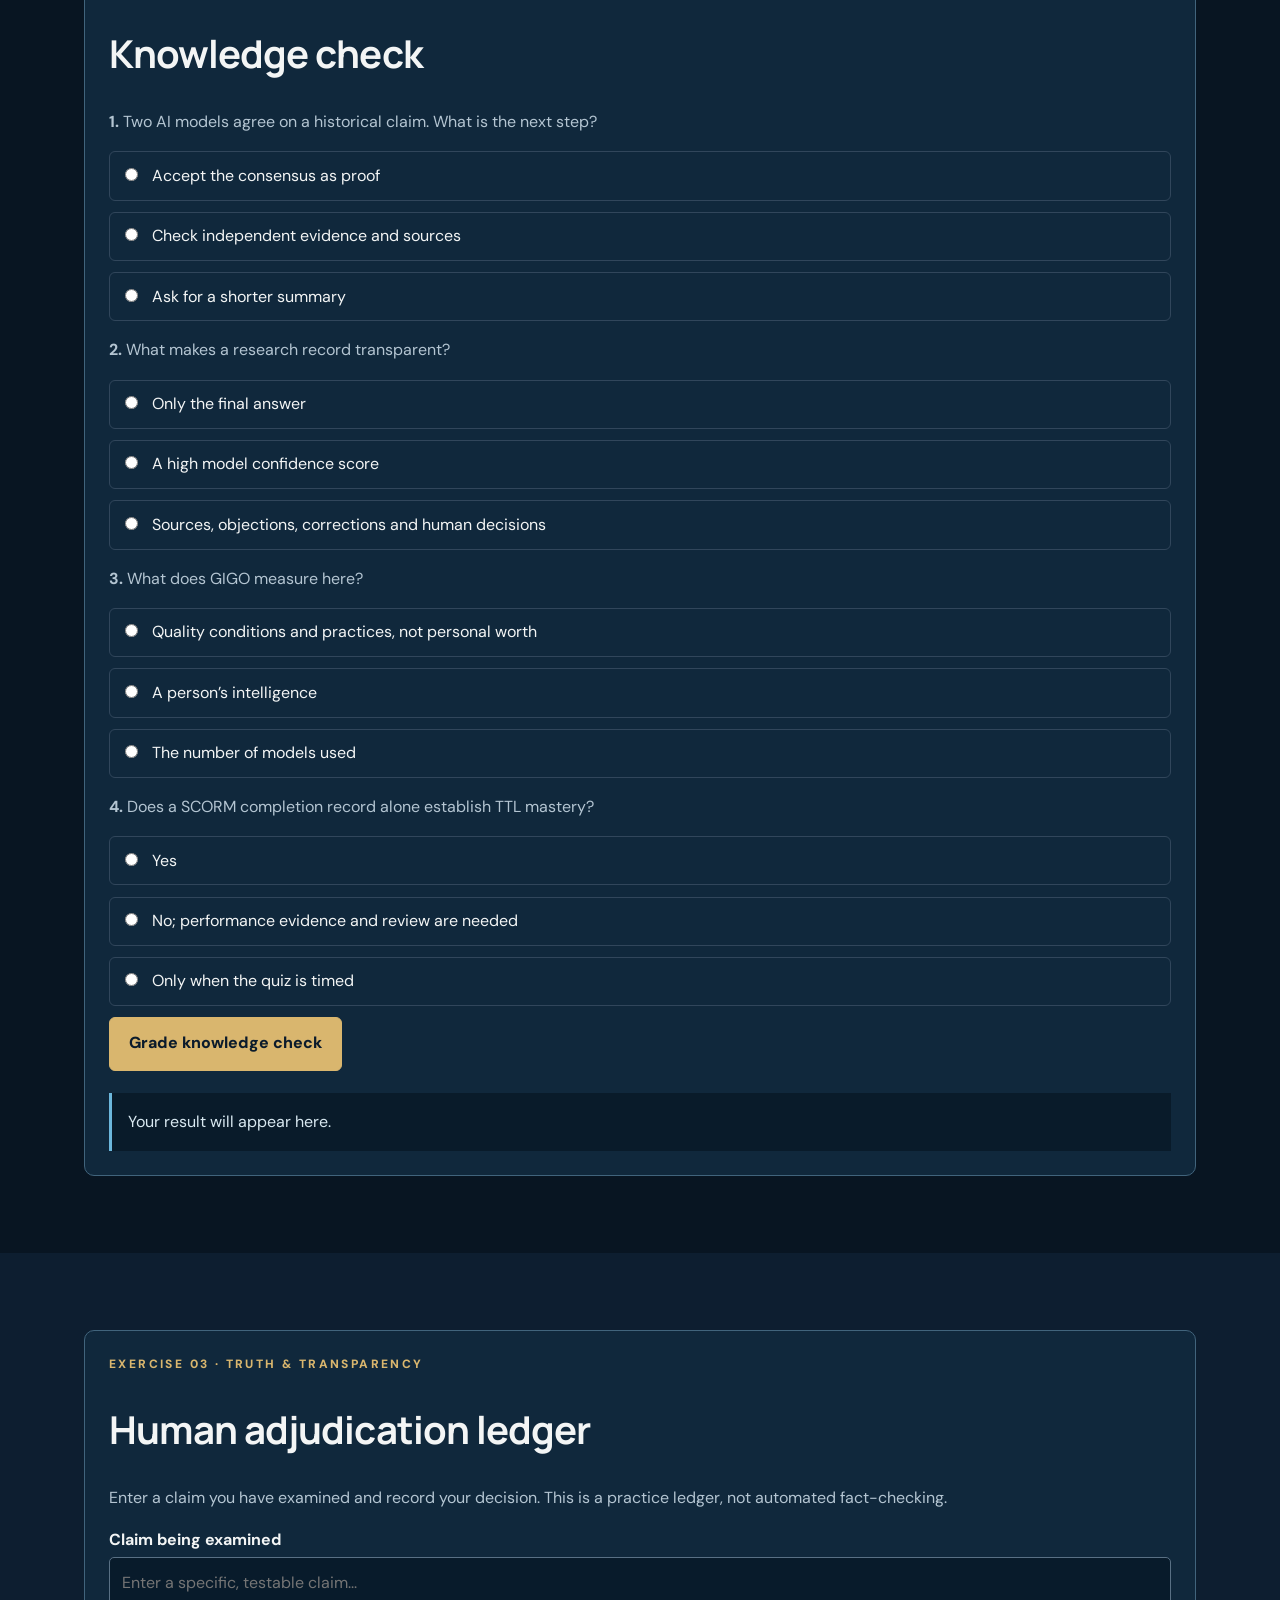
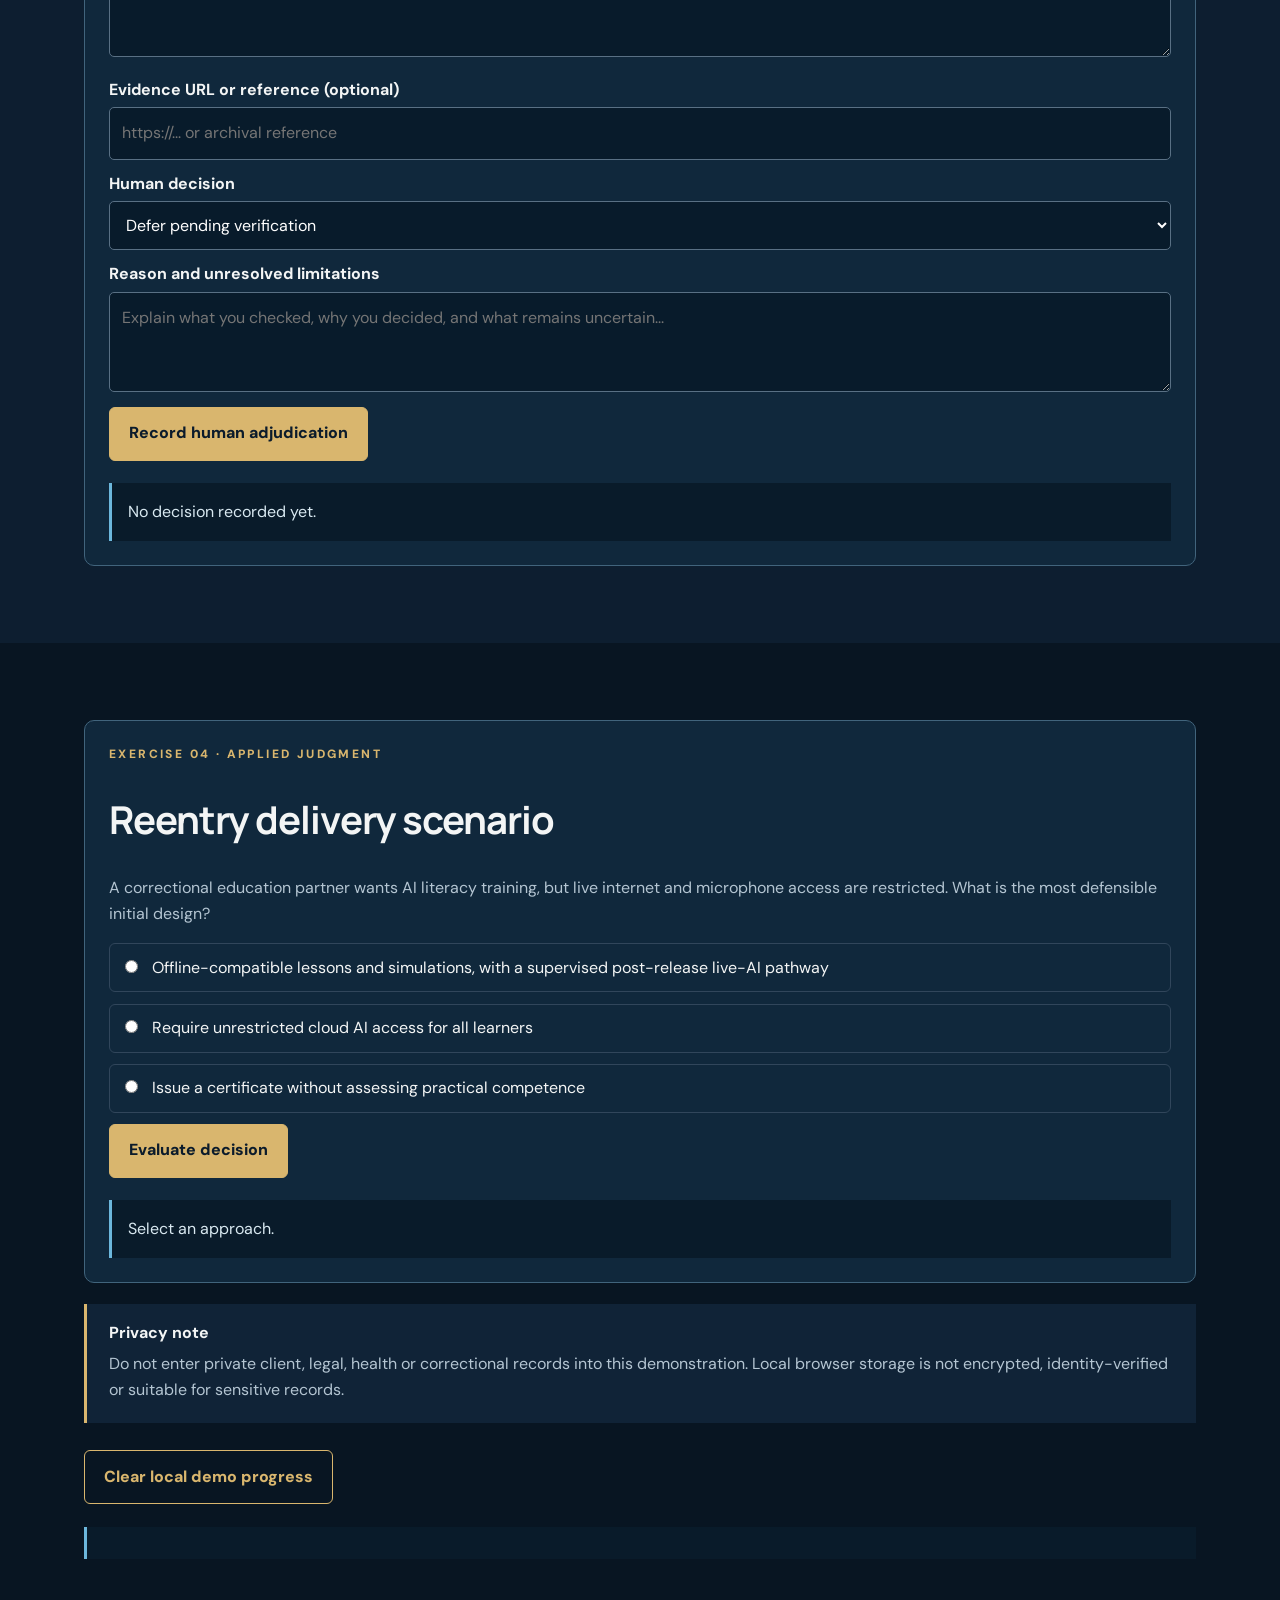
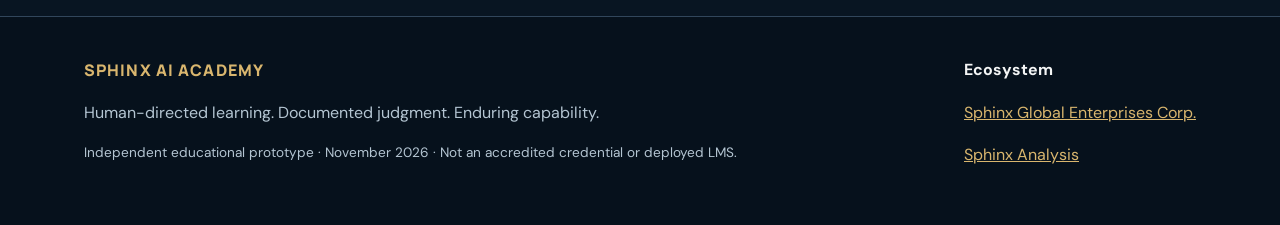
<file: lab.html>
<!doctype html><html lang="en"><head><meta charset="utf-8"><meta name="viewport" content="width=device-width,initial-scale=1"><meta name="description" content="Sphinx AI Academy educational hub: TTL, GIGO, human-directed AI learning, reentry and entrepreneurship."><title>Learning Lab | Sphinx AI Academy</title><style>
@import url('https://fonts.googleapis.com/css2?family=DM+Sans:wght@400;500;600;700&family=Manrope:wght@400;500;600;700;800&display=swap');
:root{--bg:#081522;--panel:#102337;--panel2:#152b42;--text:#f3f5f5;--muted:#b4c5d2;--gold:#d9b66e;--blue:#6cb7dc;--line:#31465b;--green:#82d0b2}*{box-sizing:border-box}html{scroll-behavior:smooth}body{margin:0;background:var(--bg);color:var(--text);font:16px/1.65 'DM Sans',Arial,sans-serif}a{color:inherit}button,input,textarea,select{font:inherit}button{cursor:pointer}.skip{position:absolute;left:-9999px}.skip:focus{left:1rem;top:1rem;background:white;color:black;padding:.5rem;z-index:99}header{position:sticky;top:0;z-index:20;background:#081522f2;border-bottom:1px solid var(--line)}.head{max-width:1240px;margin:auto;display:flex;justify-content:space-between;align-items:center;gap:1rem;padding:1rem 1.5rem}.brand{display:flex;align-items:center;gap:.7rem;text-decoration:none;font-family:Manrope;font-weight:800;letter-spacing:.07em}.seal{display:grid;place-items:center;border:1px solid var(--gold);border-radius:50%;width:43px;height:43px;color:var(--gold);font-size:25px}.brand small{display:block;color:var(--gold);font:600 10px Manrope;letter-spacing:.18em}.nav{display:flex;gap:.9rem;flex-wrap:wrap}.nav a{text-decoration:none;color:#c9d7e1;font-size:.82rem;padding:.4rem .2rem}.nav a:hover,.nav a.active{color:var(--gold)}.mobile-menu{display:none}.wrap{max-width:1160px;margin:auto;padding:0 1.5rem}.hero{padding:5.5rem 0 4rem;background:radial-gradient(ellipse at 78% 12%,#194360 0,transparent 45%),linear-gradient(150deg,#081522,#0d2034)}.eyebrow{color:var(--gold);font-size:.75rem;font-weight:800;letter-spacing:.2em;text-transform:uppercase}h1,h2,h3{font-family:Manrope;line-height:1.2}h1{font-size:clamp(2.5rem,5.4vw,4.8rem);letter-spacing:-.045em;max-width:850px;margin:1rem 0}h2{font-size:clamp(1.7rem,3vw,2.6rem);letter-spacing:-.025em}h3{font-size:1.15rem}p{color:var(--muted)}.lead{font-size:1.15rem;max-width:760px}.gold{color:var(--gold)}.btn{display:inline-block;background:var(--gold);color:#0b1b2b;text-decoration:none;border:1px solid var(--gold);border-radius:6px;padding:.8rem 1.2rem;font-weight:800;margin:.4rem .5rem .4rem 0}.btn.outline{background:transparent;color:var(--gold)}.btn:hover{filter:brightness(1.13)}section{padding:3.6rem 0}.section-alt{background:#0d1e30}.grid{display:grid;grid-template-columns:repeat(3,minmax(0,1fr));gap:1.2rem}.grid.two{grid-template-columns:repeat(2,minmax(0,1fr))}.card{background:var(--panel);border:1px solid var(--line);border-radius:10px;padding:1.5rem;min-width:0}.card h3{margin:.2rem 0 .6rem}.card p{margin:.4rem 0}.num{color:var(--gold);font:800 .8rem Manrope;letter-spacing:.1em}.tag{display:inline-block;border:1px solid #54718a;color:#cbdbe7;border-radius:30px;font-size:.75rem;padding:.18rem .65rem;margin:.15rem}.strip{border-left:3px solid var(--gold);padding:1rem 1.4rem;background:var(--panel);margin:1.3rem 0}.strip p{margin:.25rem 0}.steps{counter-reset:step}.step{position:relative;padding:1rem 1rem 1rem 4rem;border-bottom:1px solid var(--line)}.step:before{counter-increment:step;content:counter(step);position:absolute;left:0;top:1.2rem;color:var(--gold);font:800 1.3rem Manrope}.list{color:var(--muted);padding-left:1.3rem}.list li{margin:.5rem 0}.metric{font:800 2rem Manrope;color:var(--gold)}.table-wrap{overflow:auto}table{border-collapse:collapse;width:100%;min-width:650px}th,td{text-align:left;padding:.9rem;border-bottom:1px solid var(--line);vertical-align:top}th{color:var(--gold);font-size:.8rem;text-transform:uppercase}td{color:var(--muted)}.interactive{background:#10283c;border:1px solid #41647c;border-radius:10px;padding:1.5rem;margin:1.2rem 0}label{display:block;margin:.7rem 0 .25rem;font-weight:700}textarea,input,select{width:100%;background:#081b2b;color:white;border:1px solid #597084;border-radius:5px;padding:.75rem}textarea{min-height:100px}.options label{font-weight:400;border:1px solid var(--line);padding:.65rem;border-radius:6px;cursor:pointer}.options input{width:auto;margin-right:.6rem}output,.feedback{display:block;background:#091b2a;border-left:3px solid var(--blue);padding:1rem;margin-top:1rem;color:#d9e9f1;white-space:pre-wrap}.progress{height:9px;border-radius:20px;background:#2b4051;overflow:hidden}.progress span{display:block;background:var(--gold);height:100%;width:0;transition:width .3s}.small{font-size:.85rem;color:var(--muted)}.kicker{font-size:.85rem;color:var(--blue);font-weight:700}.footer{background:#06111c;border-top:1px solid var(--line);padding:2.5rem 0}.footer-inner{display:flex;justify-content:space-between;gap:2rem;flex-wrap:wrap}.footer a{color:var(--gold)}.quote{font:600 1.3rem/1.5 Manrope;color:white}.pill{border:1px solid var(--line);border-radius:40px;padding:.3rem .8rem;display:inline-block;margin:.25rem;color:var(--muted);font-size:.8rem}.notice{font-size:.82rem;border:1px solid #856e3c;background:#302b20;padding:1rem;border-radius:6px;color:#e8d6ad}.callout{background:linear-gradient(120deg,#123550,#102337);border:1px solid #3b5a71;border-radius:10px;padding:2rem}.timeline{display:grid;gap:1rem}.timeline .card{border-left:3px solid var(--gold)}.footer .brand{margin-bottom:.7rem} :focus-visible{outline:3px solid var(--gold);outline-offset:3px}@media(max-width:900px){.head{align-items:flex-start;flex-direction:column}.nav{gap:.6rem}.grid{grid-template-columns:repeat(2,minmax(0,1fr))}}@media(max-width:600px){.grid,.grid.two{grid-template-columns:1fr}.hero{padding:3.5rem 0 2.5rem}.nav{overflow-x:auto;flex-wrap:nowrap;width:100%;padding-bottom:.3rem}.nav a{white-space:nowrap}.head{padding:.7rem 1rem}section{padding:2.6rem 0}}@media(prefers-reduced-motion:reduce){html{scroll-behavior:auto}*{transition:none!important}}
</style><script>
const $=id=>document.getElementById(id);const KEY='sphinx-academy-demo-v1';let state={};try{state=JSON.parse(localStorage.getItem(KEY)||'{}')}catch(e){}function save(){try{localStorage.setItem(KEY,JSON.stringify(state))}catch(e){}}function setDone(id){state[id]=true;save();updateProgress()}function updateProgress(){const ids=['gigo','ttl','source','scenario'];let n=ids.filter(id=>state[id]).length;document.querySelectorAll('[data-progress]').forEach(el=>el.textContent=n+'/4 activities completed');document.querySelectorAll('[data-progress-bar]').forEach(el=>el.style.width=(n/4*100)+'%')}document.addEventListener('DOMContentLoaded',()=>{updateProgress();const quiz=$('quiz-form');if(quiz)quiz.addEventListener('submit',e=>{e.preventDefault();let answers={q1:'b',q2:'c',q3:'a',q4:'b'};let score=0;Object.entries(answers).forEach(([q,v])=>{if(quiz.elements[q]?.value===v)score++});$('quiz-result').textContent='Score: '+score+'/4. '+(score===4?'All answers correct.':'Review the explanations below and retry.')+'\n1. Evidence verification is necessary. 2. Human judgment must be documented. 3. GIGO is a quality spectrum, not a label for people. 4. SCORM completion alone does not establish competency.';if(score===4)setDone('ttl')});const g=$('gigo-form');if(g)g.addEventListener('submit',e=>{e.preventDefault();const text=$('gigo-prompt').value.trim();const count=text.split(/\s+/).filter(Boolean).length;const checks=[/who|audience|learner|person|business|customer/i,/source|evidence|citation|verify|reference/i,/compare|contrast|alternative|counter|challenge/i,/format|table|report|list|deliverable/i,/uncertain|limit|assumption|unknown/i];let matched=checks.filter(re=>re.test(text)).length;$('gigo-result').textContent='Prompt diagnostic: '+matched+'/5 quality signals present. '+(count<15?'Add more context. ':'')+'Check for: audience/context, evidence requirements, alternative viewpoints, output format and uncertainty. This is a teaching heuristic, not a measure of factual correctness.';setDone('gigo')});const s=$('source-form');if(s)s.addEventListener('submit',e=>{e.preventDefault();let claim=$('source-claim').value.trim(),url=$('source-url').value.trim(),decision=$('source-decision').value,reason=$('source-reason').value.trim();if(!claim||!reason){$('source-result').textContent='Add a claim and an explanation before recording a decision.';return}let record={claim,url,decision,reason,date:new Date().toISOString(),status:'Learner-entered; not independently verified'};state.records=state.records||[];state.records.push(record);save();$('source-result').textContent='Adjudication recorded locally. '+record.status+'\n'+JSON.stringify(record,null,2);setDone('source')});const d=$('download-record');if(d)d.addEventListener('click',()=>{let data={exported:new Date().toISOString(),activity_completion:{gigo:!!state.gigo,ttl:!!state.ttl,source:!!state.source,scenario:!!state.scenario},adjudications:state.records||[],disclaimer:'Self-reported learning artifact; not an independently verified credential.'};let blob=new Blob([JSON.stringify(data,null,2)],{type:'application/json'}),a=document.createElement('a');a.href=URL.createObjectURL(blob);a.download='sphinx-ttl-learning-record.json';a.click();URL.revokeObjectURL(a.href)});const scenario=$('scenario-form');if(scenario)scenario.addEventListener('submit',e=>{e.preventDefault();let value=scenario.elements.path.value;const messages={a:'Good: begin with offline-compatible fundamentals, then transition to supervised live tools after release.',b:'Reconsider: unrestricted live cloud access may not be permitted inside a correctional facility.',c:'Reconsider: a certificate without assessed competence is insufficient.'};$('scenario-result').textContent=messages[value]||'Select a pathway.';if(value==='a')setDone('scenario')});const vstart=$('voice-start'),vplay=$('voice-play'),vstop=$('voice-stop');let rec=null;const SpeechRec=window.SpeechRecognition||window.webkitSpeechRecognition;if(vstart)vstart.addEventListener('click',()=>{if(!SpeechRec){$('voice-status').textContent='Speech recognition is unavailable in this browser. Type instead.';return}try{rec=new SpeechRec();rec.lang='en-US';rec.interimResults=false;rec.onresult=e=>{$('voice-text').value=($('voice-text').value+' '+e.results[0][0].transcript).trim();$('voice-status').textContent='Dictation captured. Review and revise the text.'};rec.onerror=e=>{$('voice-status').textContent='Speech recognition error: '+e.error};rec.start();$('voice-status').textContent='Listening…'}catch(e){$('voice-status').textContent='Unable to start recognition.'}});if(vplay)vplay.addEventListener('click',()=>{if(!('speechSynthesis' in window)){$('voice-status').textContent='Audio playback is unavailable in this browser.';return}speechSynthesis.cancel();let u=new SpeechSynthesisUtterance($('voice-text').value||'Enter text first.');u.lang='en-US';speechSynthesis.speak(u);$('voice-status').textContent='Playing text aloud.'});if(vstop)vstop.addEventListener('click',()=>{if(rec)try{rec.stop()}catch(e){};if('speechSynthesis' in window)speechSynthesis.cancel();$('voice-status').textContent='Audio stopped.'});const reset=$('reset-progress');if(reset)reset.addEventListener('click',()=>{if(confirm('Delete this browser’s demo progress and learning records?')){localStorage.removeItem(KEY);state={};updateProgress();$('reset-result').textContent='Local demo progress cleared.'}});const copy=$('copy-template');if(copy)copy.addEventListener('click',async()=>{let txt=$('template-text').textContent;try{await navigator.clipboard.writeText(txt);$('copy-result').textContent='Template copied.'}catch(e){$('copy-result').textContent='Select and copy the template manually.'}})});
</script></head><body><a class="skip" href="#main">Skip to content</a><header><div class="head"><a class="brand" href="index.html"><span class="seal" aria-hidden="true">𓂀</span><span>SPHINX AI ACADEMY<small>TRUTH · TRANSPARENCY · LEGACY</small></span></a><nav class="nav" aria-label="Primary navigation"><a href="index.html" class="">Home</a><a href="academy.html" class="">Academy</a><a href="method.html" class="">Sphinx Method</a><a href="lab.html" class="active">Learning Lab</a><a href="reentry.html" class="">Reentry Pathway</a><a href="research.html" class="">Research & Legacy</a><a href="partners.html" class="">Partners & Delivery</a></nav></div></header><main id="main"><div class="hero"><div class="wrap"><div class="eyebrow">Interactive practice · Local browser demo</div><h1>The Learning Lab</h1><p class="lead">Test prompt quality, check TTL understanding and document a human evidence decision. Your demo records remain in this browser unless you export them.</p><a class="btn" href="#gigo">Begin GIGO Challenge</a></div></div><section class=""><div class="wrap"><div class="grid two"><div class="card"><div class="num">YOUR PRACTICE RECORD</div><h3 data-progress>0/4 activities completed</h3><div class="progress" role="progressbar" aria-label="Activity completion"><span data-progress-bar></span></div><p class="small">Stored locally in this browser, not transmitted to a server.</p></div><div class="card"><div class="num">PORTABLE LEARNING ARTIFACT</div><h3>Export your practice record</h3><button class="btn" id="download-record" type="button">Download JSON record</button></div></div></div></section><section class="section-alt"><div class="wrap"><div class="interactive" id="gigo"><div class="eyebrow">Exercise 01 · GIGO</div><h2>Improve the research question</h2><p>Weak input: “Tell me how to start a business.” Write a stronger inquiry that defines the learner, requires evidence, considers alternatives and specifies an output.</p><form id="gigo-form"><label for="gigo-prompt">Your improved prompt</label><textarea id="gigo-prompt" required placeholder="I am a returning citizen planning a home-services business in Maryland..." ></textarea><button class="btn" type="submit">Analyze prompt signals</button></form><output id="gigo-result" aria-live="polite">Your feedback will appear here.</output></div></div></section><section class=""><div class="wrap"><div class="interactive"><div class="eyebrow">Exercise 02 · TTL</div><h2>Knowledge check</h2><form id="quiz-form"><p><strong>1.</strong> Two AI models agree on a historical claim. What is the next step?</p><div class="options"><label><input type="radio" name="q1" value="a" required> Accept the consensus as proof</label><label><input type="radio" name="q1" value="b"> Check independent evidence and sources</label><label><input type="radio" name="q1" value="c"> Ask for a shorter summary</label></div><p><strong>2.</strong> What makes a research record transparent?</p><div class="options"><label><input type="radio" name="q2" value="a" required> Only the final answer</label><label><input type="radio" name="q2" value="b"> A high model confidence score</label><label><input type="radio" name="q2" value="c"> Sources, objections, corrections and human decisions</label></div><p><strong>3.</strong> What does GIGO measure here?</p><div class="options"><label><input type="radio" name="q3" value="a" required> Quality conditions and practices, not personal worth</label><label><input type="radio" name="q3" value="b"> A person’s intelligence</label><label><input type="radio" name="q3" value="c"> The number of models used</label></div><p><strong>4.</strong> Does a SCORM completion record alone establish TTL mastery?</p><div class="options"><label><input type="radio" name="q4" value="a" required> Yes</label><label><input type="radio" name="q4" value="b"> No; performance evidence and review are needed</label><label><input type="radio" name="q4" value="c"> Only when the quiz is timed</label></div><button class="btn" type="submit">Grade knowledge check</button></form><output id="quiz-result" aria-live="polite">Your result will appear here.</output></div></div></section><section class="section-alt"><div class="wrap"><div class="interactive"><div class="eyebrow">Exercise 03 · Truth & Transparency</div><h2>Human adjudication ledger</h2><p>Enter a claim you have examined and record your decision. This is a practice ledger, not automated fact-checking.</p><form id="source-form"><label for="source-claim">Claim being examined</label><textarea id="source-claim" required placeholder="Enter a specific, testable claim..."></textarea><label for="source-url">Evidence URL or reference (optional)</label><input id="source-url" type="text" placeholder="https://... or archival reference"><label for="source-decision">Human decision</label><select id="source-decision"><option>Defer pending verification</option><option>Accept with supporting evidence</option><option>Reject as unsupported</option><option>Revise claim</option></select><label for="source-reason">Reason and unresolved limitations</label><textarea id="source-reason" required placeholder="Explain what you checked, why you decided, and what remains uncertain..."></textarea><button class="btn" type="submit">Record human adjudication</button></form><output id="source-result" aria-live="polite">No decision recorded yet.</output></div></div></section><section class=""><div class="wrap"><div class="interactive"><div class="eyebrow">Exercise 04 · Applied judgment</div><h2>Reentry delivery scenario</h2><p>A correctional education partner wants AI literacy training, but live internet and microphone access are restricted. What is the most defensible initial design?</p><form id="scenario-form"><div class="options"><label><input type="radio" name="path" value="a" required> Offline-compatible lessons and simulations, with a supervised post-release live-AI pathway</label><label><input type="radio" name="path" value="b"> Require unrestricted cloud AI access for all learners</label><label><input type="radio" name="path" value="c"> Issue a certificate without assessing practical competence</label></div><button class="btn" type="submit">Evaluate decision</button></form><output id="scenario-result" aria-live="polite">Select an approach.</output></div><div class="strip"><strong>Privacy note</strong><p>Do not enter private client, legal, health or correctional records into this demonstration. Local browser storage is not encrypted, identity-verified or suitable for sensitive records.</p></div><button id="reset-progress" class="btn outline" type="button">Clear local demo progress</button><output id="reset-result" aria-live="polite"></output></div></section></main><footer class="footer"><div class="wrap footer-inner"><div><a class="brand" href="index.html">SPHINX AI ACADEMY</a><p>Human-directed learning. Documented judgment. Enduring capability.</p><p class="small">Independent educational prototype · November 2026 · Not an accredited credential or deployed LMS.</p></div><div><strong>Ecosystem</strong><p><a href="https://sphinxglobalenterprisescorp.com/" target="_blank" rel="noopener">Sphinx Global Enterprises Corp.</a></p><p><a href="https://sphinxanalysis.com/" target="_blank" rel="noopener">Sphinx Analysis</a></p></div></div></footer></body></html>
</file>
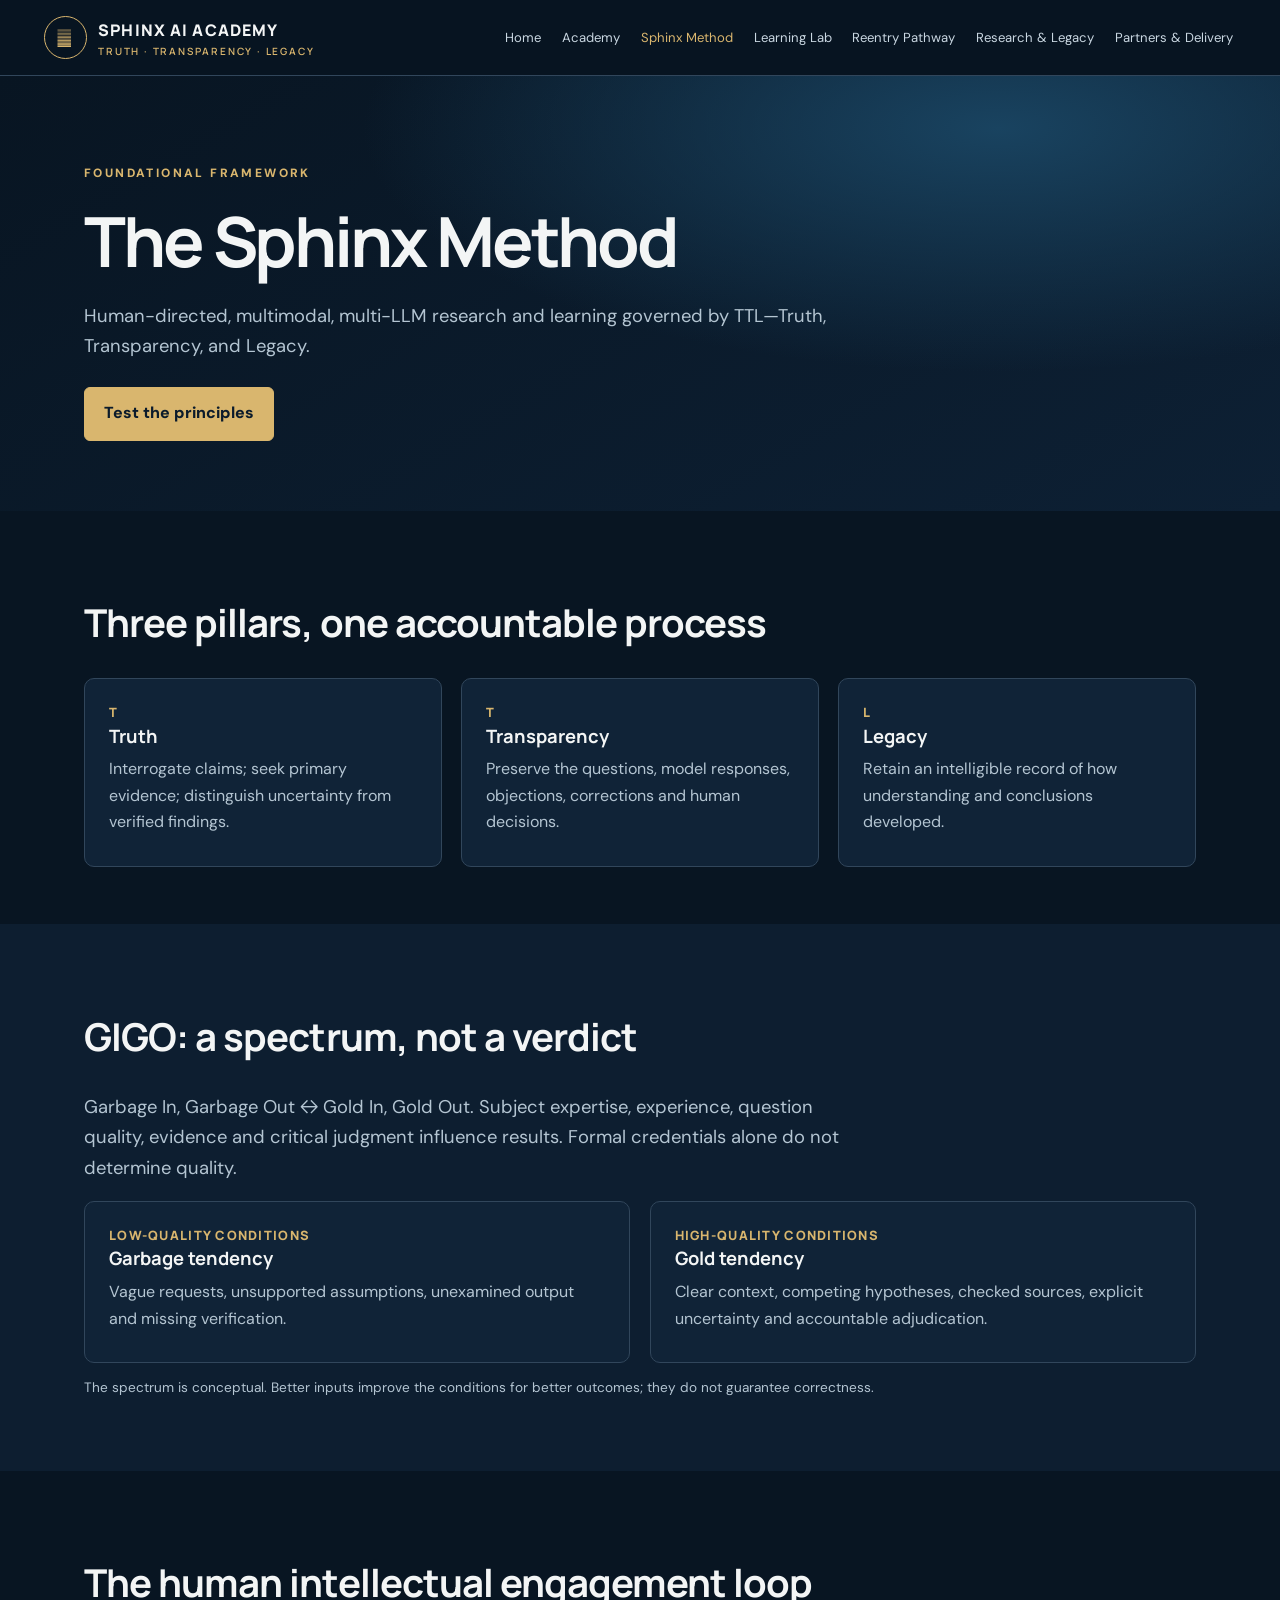
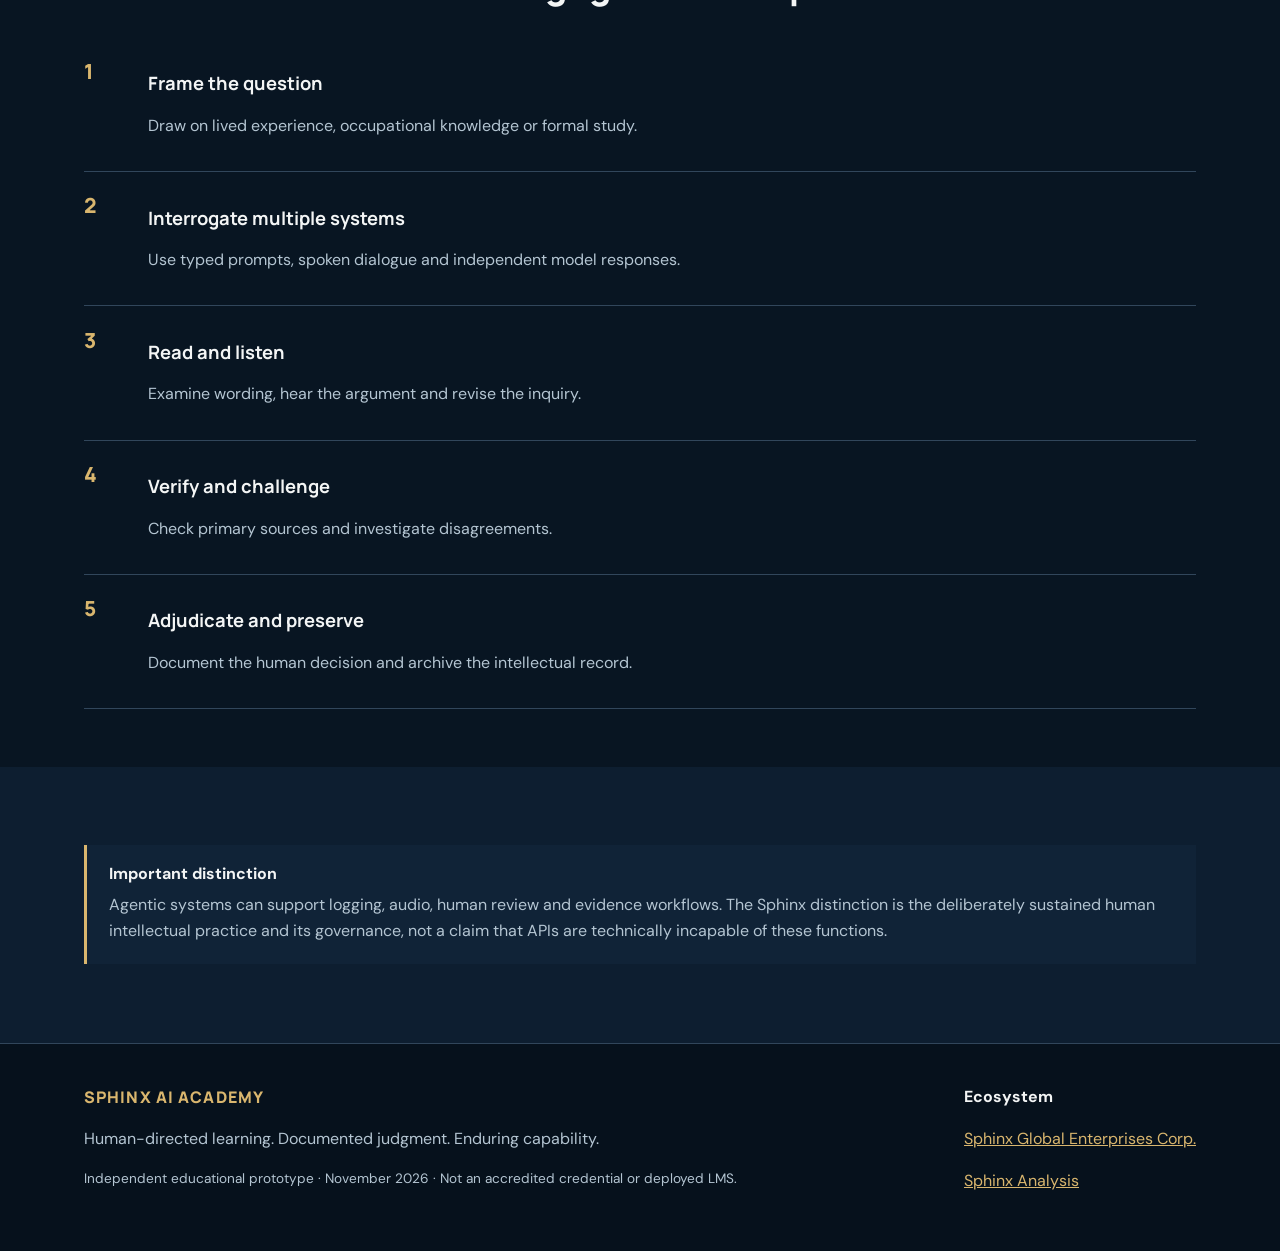
<file: method.html>
<!doctype html><html lang="en"><head><meta charset="utf-8"><meta name="viewport" content="width=device-width,initial-scale=1"><meta name="description" content="Sphinx AI Academy educational hub: TTL, GIGO, human-directed AI learning, reentry and entrepreneurship."><title>Sphinx Method | Sphinx AI Academy</title><style>
@import url('https://fonts.googleapis.com/css2?family=DM+Sans:wght@400;500;600;700&family=Manrope:wght@400;500;600;700;800&display=swap');
:root{--bg:#081522;--panel:#102337;--panel2:#152b42;--text:#f3f5f5;--muted:#b4c5d2;--gold:#d9b66e;--blue:#6cb7dc;--line:#31465b;--green:#82d0b2}*{box-sizing:border-box}html{scroll-behavior:smooth}body{margin:0;background:var(--bg);color:var(--text);font:16px/1.65 'DM Sans',Arial,sans-serif}a{color:inherit}button,input,textarea,select{font:inherit}button{cursor:pointer}.skip{position:absolute;left:-9999px}.skip:focus{left:1rem;top:1rem;background:white;color:black;padding:.5rem;z-index:99}header{position:sticky;top:0;z-index:20;background:#081522f2;border-bottom:1px solid var(--line)}.head{max-width:1240px;margin:auto;display:flex;justify-content:space-between;align-items:center;gap:1rem;padding:1rem 1.5rem}.brand{display:flex;align-items:center;gap:.7rem;text-decoration:none;font-family:Manrope;font-weight:800;letter-spacing:.07em}.seal{display:grid;place-items:center;border:1px solid var(--gold);border-radius:50%;width:43px;height:43px;color:var(--gold);font-size:25px}.brand small{display:block;color:var(--gold);font:600 10px Manrope;letter-spacing:.18em}.nav{display:flex;gap:.9rem;flex-wrap:wrap}.nav a{text-decoration:none;color:#c9d7e1;font-size:.82rem;padding:.4rem .2rem}.nav a:hover,.nav a.active{color:var(--gold)}.mobile-menu{display:none}.wrap{max-width:1160px;margin:auto;padding:0 1.5rem}.hero{padding:5.5rem 0 4rem;background:radial-gradient(ellipse at 78% 12%,#194360 0,transparent 45%),linear-gradient(150deg,#081522,#0d2034)}.eyebrow{color:var(--gold);font-size:.75rem;font-weight:800;letter-spacing:.2em;text-transform:uppercase}h1,h2,h3{font-family:Manrope;line-height:1.2}h1{font-size:clamp(2.5rem,5.4vw,4.8rem);letter-spacing:-.045em;max-width:850px;margin:1rem 0}h2{font-size:clamp(1.7rem,3vw,2.6rem);letter-spacing:-.025em}h3{font-size:1.15rem}p{color:var(--muted)}.lead{font-size:1.15rem;max-width:760px}.gold{color:var(--gold)}.btn{display:inline-block;background:var(--gold);color:#0b1b2b;text-decoration:none;border:1px solid var(--gold);border-radius:6px;padding:.8rem 1.2rem;font-weight:800;margin:.4rem .5rem .4rem 0}.btn.outline{background:transparent;color:var(--gold)}.btn:hover{filter:brightness(1.13)}section{padding:3.6rem 0}.section-alt{background:#0d1e30}.grid{display:grid;grid-template-columns:repeat(3,minmax(0,1fr));gap:1.2rem}.grid.two{grid-template-columns:repeat(2,minmax(0,1fr))}.card{background:var(--panel);border:1px solid var(--line);border-radius:10px;padding:1.5rem;min-width:0}.card h3{margin:.2rem 0 .6rem}.card p{margin:.4rem 0}.num{color:var(--gold);font:800 .8rem Manrope;letter-spacing:.1em}.tag{display:inline-block;border:1px solid #54718a;color:#cbdbe7;border-radius:30px;font-size:.75rem;padding:.18rem .65rem;margin:.15rem}.strip{border-left:3px solid var(--gold);padding:1rem 1.4rem;background:var(--panel);margin:1.3rem 0}.strip p{margin:.25rem 0}.steps{counter-reset:step}.step{position:relative;padding:1rem 1rem 1rem 4rem;border-bottom:1px solid var(--line)}.step:before{counter-increment:step;content:counter(step);position:absolute;left:0;top:1.2rem;color:var(--gold);font:800 1.3rem Manrope}.list{color:var(--muted);padding-left:1.3rem}.list li{margin:.5rem 0}.metric{font:800 2rem Manrope;color:var(--gold)}.table-wrap{overflow:auto}table{border-collapse:collapse;width:100%;min-width:650px}th,td{text-align:left;padding:.9rem;border-bottom:1px solid var(--line);vertical-align:top}th{color:var(--gold);font-size:.8rem;text-transform:uppercase}td{color:var(--muted)}.interactive{background:#10283c;border:1px solid #41647c;border-radius:10px;padding:1.5rem;margin:1.2rem 0}label{display:block;margin:.7rem 0 .25rem;font-weight:700}textarea,input,select{width:100%;background:#081b2b;color:white;border:1px solid #597084;border-radius:5px;padding:.75rem}textarea{min-height:100px}.options label{font-weight:400;border:1px solid var(--line);padding:.65rem;border-radius:6px;cursor:pointer}.options input{width:auto;margin-right:.6rem}output,.feedback{display:block;background:#091b2a;border-left:3px solid var(--blue);padding:1rem;margin-top:1rem;color:#d9e9f1;white-space:pre-wrap}.progress{height:9px;border-radius:20px;background:#2b4051;overflow:hidden}.progress span{display:block;background:var(--gold);height:100%;width:0;transition:width .3s}.small{font-size:.85rem;color:var(--muted)}.kicker{font-size:.85rem;color:var(--blue);font-weight:700}.footer{background:#06111c;border-top:1px solid var(--line);padding:2.5rem 0}.footer-inner{display:flex;justify-content:space-between;gap:2rem;flex-wrap:wrap}.footer a{color:var(--gold)}.quote{font:600 1.3rem/1.5 Manrope;color:white}.pill{border:1px solid var(--line);border-radius:40px;padding:.3rem .8rem;display:inline-block;margin:.25rem;color:var(--muted);font-size:.8rem}.notice{font-size:.82rem;border:1px solid #856e3c;background:#302b20;padding:1rem;border-radius:6px;color:#e8d6ad}.callout{background:linear-gradient(120deg,#123550,#102337);border:1px solid #3b5a71;border-radius:10px;padding:2rem}.timeline{display:grid;gap:1rem}.timeline .card{border-left:3px solid var(--gold)}.footer .brand{margin-bottom:.7rem} :focus-visible{outline:3px solid var(--gold);outline-offset:3px}@media(max-width:900px){.head{align-items:flex-start;flex-direction:column}.nav{gap:.6rem}.grid{grid-template-columns:repeat(2,minmax(0,1fr))}}@media(max-width:600px){.grid,.grid.two{grid-template-columns:1fr}.hero{padding:3.5rem 0 2.5rem}.nav{overflow-x:auto;flex-wrap:nowrap;width:100%;padding-bottom:.3rem}.nav a{white-space:nowrap}.head{padding:.7rem 1rem}section{padding:2.6rem 0}}@media(prefers-reduced-motion:reduce){html{scroll-behavior:auto}*{transition:none!important}}
</style><script>
const $=id=>document.getElementById(id);const KEY='sphinx-academy-demo-v1';let state={};try{state=JSON.parse(localStorage.getItem(KEY)||'{}')}catch(e){}function save(){try{localStorage.setItem(KEY,JSON.stringify(state))}catch(e){}}function setDone(id){state[id]=true;save();updateProgress()}function updateProgress(){const ids=['gigo','ttl','source','scenario'];let n=ids.filter(id=>state[id]).length;document.querySelectorAll('[data-progress]').forEach(el=>el.textContent=n+'/4 activities completed');document.querySelectorAll('[data-progress-bar]').forEach(el=>el.style.width=(n/4*100)+'%')}document.addEventListener('DOMContentLoaded',()=>{updateProgress();const quiz=$('quiz-form');if(quiz)quiz.addEventListener('submit',e=>{e.preventDefault();let answers={q1:'b',q2:'c',q3:'a',q4:'b'};let score=0;Object.entries(answers).forEach(([q,v])=>{if(quiz.elements[q]?.value===v)score++});$('quiz-result').textContent='Score: '+score+'/4. '+(score===4?'All answers correct.':'Review the explanations below and retry.')+'\n1. Evidence verification is necessary. 2. Human judgment must be documented. 3. GIGO is a quality spectrum, not a label for people. 4. SCORM completion alone does not establish competency.';if(score===4)setDone('ttl')});const g=$('gigo-form');if(g)g.addEventListener('submit',e=>{e.preventDefault();const text=$('gigo-prompt').value.trim();const count=text.split(/\s+/).filter(Boolean).length;const checks=[/who|audience|learner|person|business|customer/i,/source|evidence|citation|verify|reference/i,/compare|contrast|alternative|counter|challenge/i,/format|table|report|list|deliverable/i,/uncertain|limit|assumption|unknown/i];let matched=checks.filter(re=>re.test(text)).length;$('gigo-result').textContent='Prompt diagnostic: '+matched+'/5 quality signals present. '+(count<15?'Add more context. ':'')+'Check for: audience/context, evidence requirements, alternative viewpoints, output format and uncertainty. This is a teaching heuristic, not a measure of factual correctness.';setDone('gigo')});const s=$('source-form');if(s)s.addEventListener('submit',e=>{e.preventDefault();let claim=$('source-claim').value.trim(),url=$('source-url').value.trim(),decision=$('source-decision').value,reason=$('source-reason').value.trim();if(!claim||!reason){$('source-result').textContent='Add a claim and an explanation before recording a decision.';return}let record={claim,url,decision,reason,date:new Date().toISOString(),status:'Learner-entered; not independently verified'};state.records=state.records||[];state.records.push(record);save();$('source-result').textContent='Adjudication recorded locally. '+record.status+'\n'+JSON.stringify(record,null,2);setDone('source')});const d=$('download-record');if(d)d.addEventListener('click',()=>{let data={exported:new Date().toISOString(),activity_completion:{gigo:!!state.gigo,ttl:!!state.ttl,source:!!state.source,scenario:!!state.scenario},adjudications:state.records||[],disclaimer:'Self-reported learning artifact; not an independently verified credential.'};let blob=new Blob([JSON.stringify(data,null,2)],{type:'application/json'}),a=document.createElement('a');a.href=URL.createObjectURL(blob);a.download='sphinx-ttl-learning-record.json';a.click();URL.revokeObjectURL(a.href)});const scenario=$('scenario-form');if(scenario)scenario.addEventListener('submit',e=>{e.preventDefault();let value=scenario.elements.path.value;const messages={a:'Good: begin with offline-compatible fundamentals, then transition to supervised live tools after release.',b:'Reconsider: unrestricted live cloud access may not be permitted inside a correctional facility.',c:'Reconsider: a certificate without assessed competence is insufficient.'};$('scenario-result').textContent=messages[value]||'Select a pathway.';if(value==='a')setDone('scenario')});const vstart=$('voice-start'),vplay=$('voice-play'),vstop=$('voice-stop');let rec=null;const SpeechRec=window.SpeechRecognition||window.webkitSpeechRecognition;if(vstart)vstart.addEventListener('click',()=>{if(!SpeechRec){$('voice-status').textContent='Speech recognition is unavailable in this browser. Type instead.';return}try{rec=new SpeechRec();rec.lang='en-US';rec.interimResults=false;rec.onresult=e=>{$('voice-text').value=($('voice-text').value+' '+e.results[0][0].transcript).trim();$('voice-status').textContent='Dictation captured. Review and revise the text.'};rec.onerror=e=>{$('voice-status').textContent='Speech recognition error: '+e.error};rec.start();$('voice-status').textContent='Listening…'}catch(e){$('voice-status').textContent='Unable to start recognition.'}});if(vplay)vplay.addEventListener('click',()=>{if(!('speechSynthesis' in window)){$('voice-status').textContent='Audio playback is unavailable in this browser.';return}speechSynthesis.cancel();let u=new SpeechSynthesisUtterance($('voice-text').value||'Enter text first.');u.lang='en-US';speechSynthesis.speak(u);$('voice-status').textContent='Playing text aloud.'});if(vstop)vstop.addEventListener('click',()=>{if(rec)try{rec.stop()}catch(e){};if('speechSynthesis' in window)speechSynthesis.cancel();$('voice-status').textContent='Audio stopped.'});const reset=$('reset-progress');if(reset)reset.addEventListener('click',()=>{if(confirm('Delete this browser’s demo progress and learning records?')){localStorage.removeItem(KEY);state={};updateProgress();$('reset-result').textContent='Local demo progress cleared.'}});const copy=$('copy-template');if(copy)copy.addEventListener('click',async()=>{let txt=$('template-text').textContent;try{await navigator.clipboard.writeText(txt);$('copy-result').textContent='Template copied.'}catch(e){$('copy-result').textContent='Select and copy the template manually.'}})});
</script></head><body><a class="skip" href="#main">Skip to content</a><header><div class="head"><a class="brand" href="index.html"><span class="seal" aria-hidden="true">𓂀</span><span>SPHINX AI ACADEMY<small>TRUTH · TRANSPARENCY · LEGACY</small></span></a><nav class="nav" aria-label="Primary navigation"><a href="index.html" class="">Home</a><a href="academy.html" class="">Academy</a><a href="method.html" class="active">Sphinx Method</a><a href="lab.html" class="">Learning Lab</a><a href="reentry.html" class="">Reentry Pathway</a><a href="research.html" class="">Research & Legacy</a><a href="partners.html" class="">Partners & Delivery</a></nav></div></header><main id="main"><div class="hero"><div class="wrap"><div class="eyebrow">Foundational framework</div><h1>The Sphinx Method</h1><p class="lead">Human-directed, multimodal, multi-LLM research and learning governed by TTL—Truth, Transparency, and Legacy.</p><a class="btn" href="lab.html">Test the principles</a></div></div><section class=""><div class="wrap"><h2>Three pillars, one accountable process</h2><div class="grid"><article class="card"><div class="num">T</div><h3>Truth</h3><p>Interrogate claims; seek primary evidence; distinguish uncertainty from verified findings.</p></article><article class="card"><div class="num">T</div><h3>Transparency</h3><p>Preserve the questions, model responses, objections, corrections and human decisions.</p></article><article class="card"><div class="num">L</div><h3>Legacy</h3><p>Retain an intelligible record of how understanding and conclusions developed.</p></article></div></div></section><section class="section-alt"><div class="wrap"><h2>GIGO: a spectrum, not a verdict</h2><p class="lead">Garbage In, Garbage Out ↔ Gold In, Gold Out. Subject expertise, experience, question quality, evidence and critical judgment influence results. Formal credentials alone do not determine quality.</p><div class="grid two"><article class="card"><div class="num">LOW-QUALITY CONDITIONS</div><h3>Garbage tendency</h3><p>Vague requests, unsupported assumptions, unexamined output and missing verification.</p></article><article class="card"><div class="num">HIGH-QUALITY CONDITIONS</div><h3>Gold tendency</h3><p>Clear context, competing hypotheses, checked sources, explicit uncertainty and accountable adjudication.</p></article></div><p class="small">The spectrum is conceptual. Better inputs improve the conditions for better outcomes; they do not guarantee correctness.</p></div></section><section class=""><div class="wrap"><h2>The human intellectual engagement loop</h2><div class="steps"><div class="step"><h3>Frame the question</h3><p>Draw on lived experience, occupational knowledge or formal study.</p></div><div class="step"><h3>Interrogate multiple systems</h3><p>Use typed prompts, spoken dialogue and independent model responses.</p></div><div class="step"><h3>Read and listen</h3><p>Examine wording, hear the argument and revise the inquiry.</p></div><div class="step"><h3>Verify and challenge</h3><p>Check primary sources and investigate disagreements.</p></div><div class="step"><h3>Adjudicate and preserve</h3><p>Document the human decision and archive the intellectual record.</p></div></div></div></section><section class="section-alt"><div class="wrap"><div class="strip"><strong>Important distinction</strong><p>Agentic systems can support logging, audio, human review and evidence workflows. The Sphinx distinction is the deliberately sustained human intellectual practice and its governance, not a claim that APIs are technically incapable of these functions.</p></div></div></section></main><footer class="footer"><div class="wrap footer-inner"><div><a class="brand" href="index.html">SPHINX AI ACADEMY</a><p>Human-directed learning. Documented judgment. Enduring capability.</p><p class="small">Independent educational prototype · November 2026 · Not an accredited credential or deployed LMS.</p></div><div><strong>Ecosystem</strong><p><a href="https://sphinxglobalenterprisescorp.com/" target="_blank" rel="noopener">Sphinx Global Enterprises Corp.</a></p><p><a href="https://sphinxanalysis.com/" target="_blank" rel="noopener">Sphinx Analysis</a></p></div></div></footer></body></html>
</file>
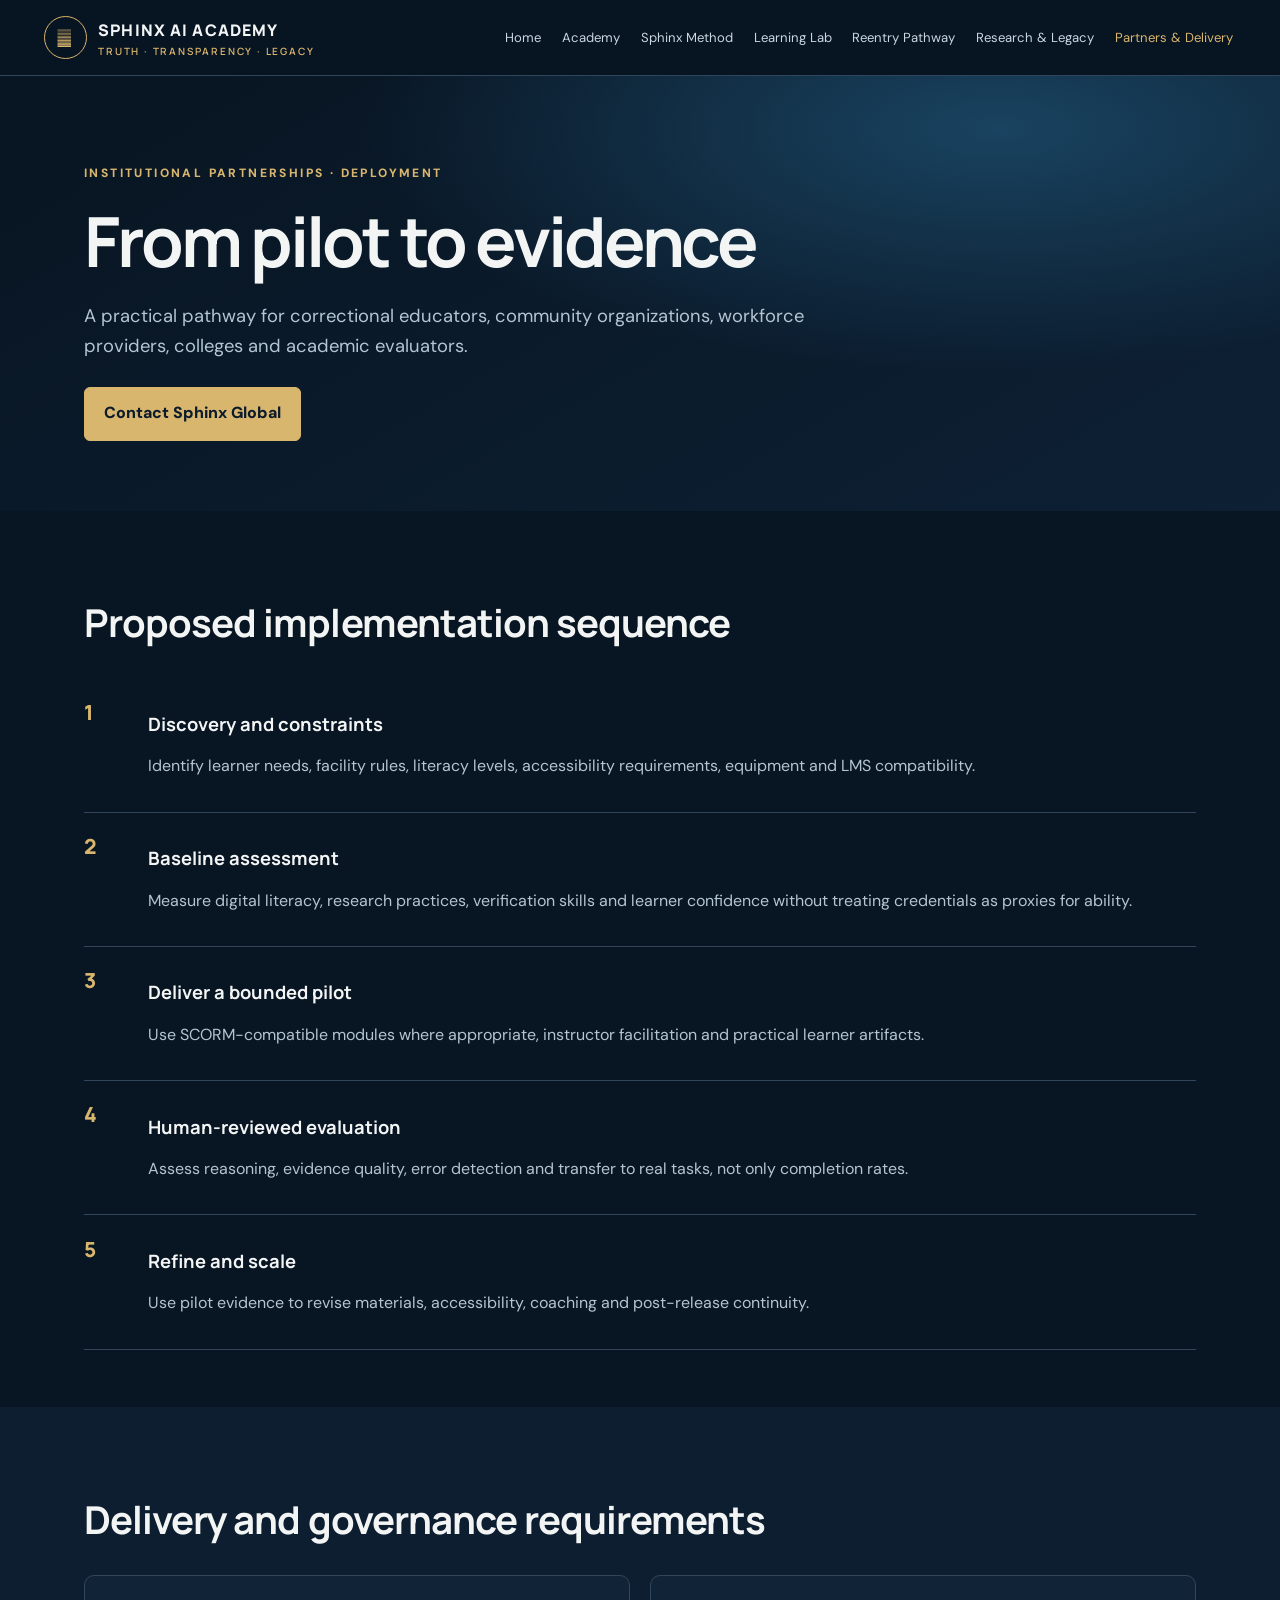
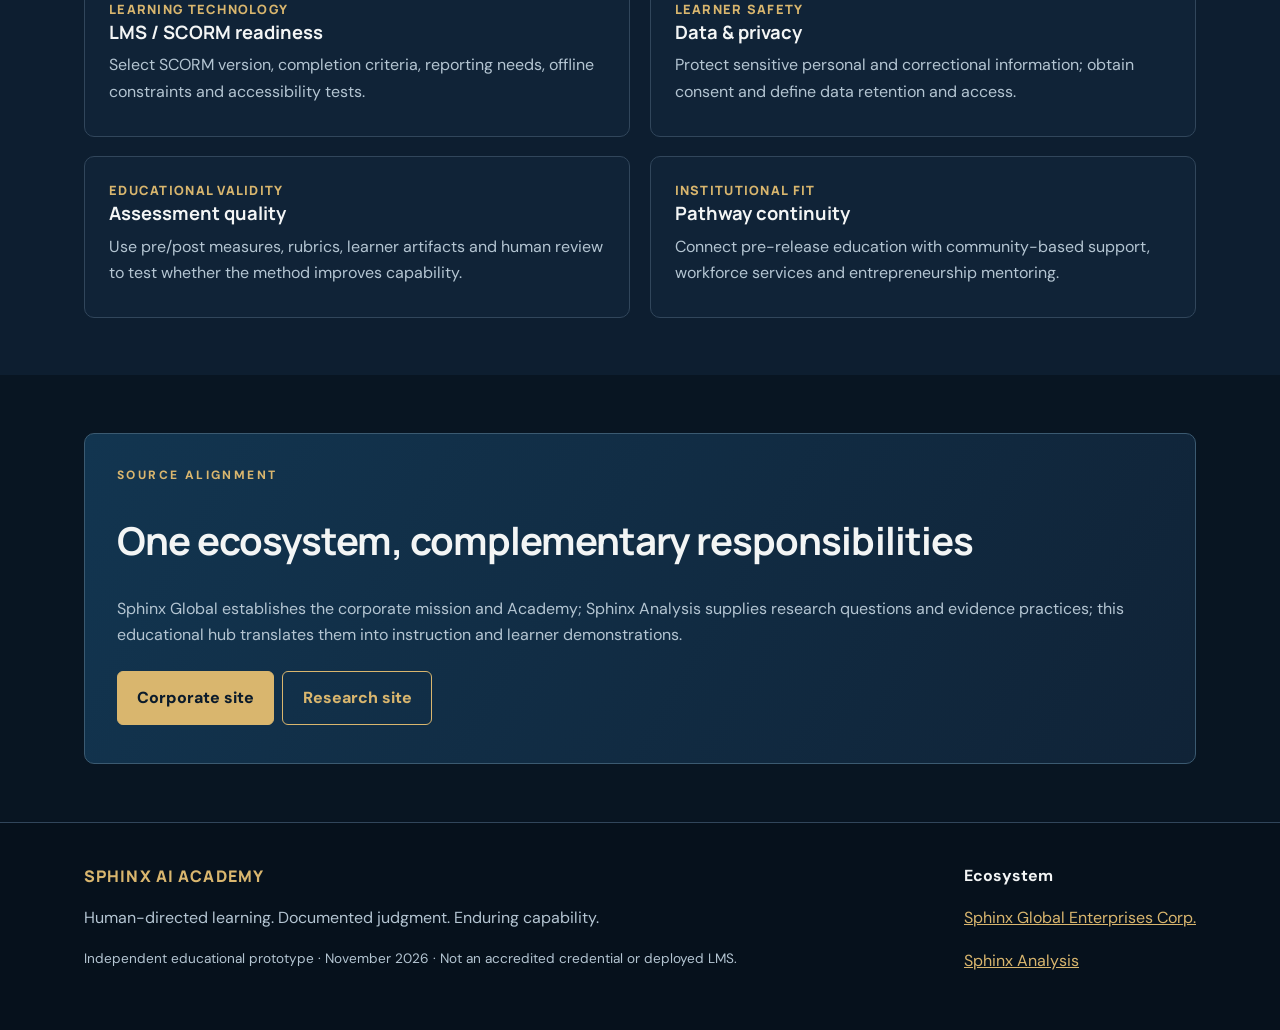
<file: partners.html>
<!doctype html><html lang="en"><head><meta charset="utf-8"><meta name="viewport" content="width=device-width,initial-scale=1"><meta name="description" content="Sphinx AI Academy educational hub: TTL, GIGO, human-directed AI learning, reentry and entrepreneurship."><title>Partners & Delivery | Sphinx AI Academy</title><style>
@import url('https://fonts.googleapis.com/css2?family=DM+Sans:wght@400;500;600;700&family=Manrope:wght@400;500;600;700;800&display=swap');
:root{--bg:#081522;--panel:#102337;--panel2:#152b42;--text:#f3f5f5;--muted:#b4c5d2;--gold:#d9b66e;--blue:#6cb7dc;--line:#31465b;--green:#82d0b2}*{box-sizing:border-box}html{scroll-behavior:smooth}body{margin:0;background:var(--bg);color:var(--text);font:16px/1.65 'DM Sans',Arial,sans-serif}a{color:inherit}button,input,textarea,select{font:inherit}button{cursor:pointer}.skip{position:absolute;left:-9999px}.skip:focus{left:1rem;top:1rem;background:white;color:black;padding:.5rem;z-index:99}header{position:sticky;top:0;z-index:20;background:#081522f2;border-bottom:1px solid var(--line)}.head{max-width:1240px;margin:auto;display:flex;justify-content:space-between;align-items:center;gap:1rem;padding:1rem 1.5rem}.brand{display:flex;align-items:center;gap:.7rem;text-decoration:none;font-family:Manrope;font-weight:800;letter-spacing:.07em}.seal{display:grid;place-items:center;border:1px solid var(--gold);border-radius:50%;width:43px;height:43px;color:var(--gold);font-size:25px}.brand small{display:block;color:var(--gold);font:600 10px Manrope;letter-spacing:.18em}.nav{display:flex;gap:.9rem;flex-wrap:wrap}.nav a{text-decoration:none;color:#c9d7e1;font-size:.82rem;padding:.4rem .2rem}.nav a:hover,.nav a.active{color:var(--gold)}.mobile-menu{display:none}.wrap{max-width:1160px;margin:auto;padding:0 1.5rem}.hero{padding:5.5rem 0 4rem;background:radial-gradient(ellipse at 78% 12%,#194360 0,transparent 45%),linear-gradient(150deg,#081522,#0d2034)}.eyebrow{color:var(--gold);font-size:.75rem;font-weight:800;letter-spacing:.2em;text-transform:uppercase}h1,h2,h3{font-family:Manrope;line-height:1.2}h1{font-size:clamp(2.5rem,5.4vw,4.8rem);letter-spacing:-.045em;max-width:850px;margin:1rem 0}h2{font-size:clamp(1.7rem,3vw,2.6rem);letter-spacing:-.025em}h3{font-size:1.15rem}p{color:var(--muted)}.lead{font-size:1.15rem;max-width:760px}.gold{color:var(--gold)}.btn{display:inline-block;background:var(--gold);color:#0b1b2b;text-decoration:none;border:1px solid var(--gold);border-radius:6px;padding:.8rem 1.2rem;font-weight:800;margin:.4rem .5rem .4rem 0}.btn.outline{background:transparent;color:var(--gold)}.btn:hover{filter:brightness(1.13)}section{padding:3.6rem 0}.section-alt{background:#0d1e30}.grid{display:grid;grid-template-columns:repeat(3,minmax(0,1fr));gap:1.2rem}.grid.two{grid-template-columns:repeat(2,minmax(0,1fr))}.card{background:var(--panel);border:1px solid var(--line);border-radius:10px;padding:1.5rem;min-width:0}.card h3{margin:.2rem 0 .6rem}.card p{margin:.4rem 0}.num{color:var(--gold);font:800 .8rem Manrope;letter-spacing:.1em}.tag{display:inline-block;border:1px solid #54718a;color:#cbdbe7;border-radius:30px;font-size:.75rem;padding:.18rem .65rem;margin:.15rem}.strip{border-left:3px solid var(--gold);padding:1rem 1.4rem;background:var(--panel);margin:1.3rem 0}.strip p{margin:.25rem 0}.steps{counter-reset:step}.step{position:relative;padding:1rem 1rem 1rem 4rem;border-bottom:1px solid var(--line)}.step:before{counter-increment:step;content:counter(step);position:absolute;left:0;top:1.2rem;color:var(--gold);font:800 1.3rem Manrope}.list{color:var(--muted);padding-left:1.3rem}.list li{margin:.5rem 0}.metric{font:800 2rem Manrope;color:var(--gold)}.table-wrap{overflow:auto}table{border-collapse:collapse;width:100%;min-width:650px}th,td{text-align:left;padding:.9rem;border-bottom:1px solid var(--line);vertical-align:top}th{color:var(--gold);font-size:.8rem;text-transform:uppercase}td{color:var(--muted)}.interactive{background:#10283c;border:1px solid #41647c;border-radius:10px;padding:1.5rem;margin:1.2rem 0}label{display:block;margin:.7rem 0 .25rem;font-weight:700}textarea,input,select{width:100%;background:#081b2b;color:white;border:1px solid #597084;border-radius:5px;padding:.75rem}textarea{min-height:100px}.options label{font-weight:400;border:1px solid var(--line);padding:.65rem;border-radius:6px;cursor:pointer}.options input{width:auto;margin-right:.6rem}output,.feedback{display:block;background:#091b2a;border-left:3px solid var(--blue);padding:1rem;margin-top:1rem;color:#d9e9f1;white-space:pre-wrap}.progress{height:9px;border-radius:20px;background:#2b4051;overflow:hidden}.progress span{display:block;background:var(--gold);height:100%;width:0;transition:width .3s}.small{font-size:.85rem;color:var(--muted)}.kicker{font-size:.85rem;color:var(--blue);font-weight:700}.footer{background:#06111c;border-top:1px solid var(--line);padding:2.5rem 0}.footer-inner{display:flex;justify-content:space-between;gap:2rem;flex-wrap:wrap}.footer a{color:var(--gold)}.quote{font:600 1.3rem/1.5 Manrope;color:white}.pill{border:1px solid var(--line);border-radius:40px;padding:.3rem .8rem;display:inline-block;margin:.25rem;color:var(--muted);font-size:.8rem}.notice{font-size:.82rem;border:1px solid #856e3c;background:#302b20;padding:1rem;border-radius:6px;color:#e8d6ad}.callout{background:linear-gradient(120deg,#123550,#102337);border:1px solid #3b5a71;border-radius:10px;padding:2rem}.timeline{display:grid;gap:1rem}.timeline .card{border-left:3px solid var(--gold)}.footer .brand{margin-bottom:.7rem} :focus-visible{outline:3px solid var(--gold);outline-offset:3px}@media(max-width:900px){.head{align-items:flex-start;flex-direction:column}.nav{gap:.6rem}.grid{grid-template-columns:repeat(2,minmax(0,1fr))}}@media(max-width:600px){.grid,.grid.two{grid-template-columns:1fr}.hero{padding:3.5rem 0 2.5rem}.nav{overflow-x:auto;flex-wrap:nowrap;width:100%;padding-bottom:.3rem}.nav a{white-space:nowrap}.head{padding:.7rem 1rem}section{padding:2.6rem 0}}@media(prefers-reduced-motion:reduce){html{scroll-behavior:auto}*{transition:none!important}}
</style><script>
const $=id=>document.getElementById(id);const KEY='sphinx-academy-demo-v1';let state={};try{state=JSON.parse(localStorage.getItem(KEY)||'{}')}catch(e){}function save(){try{localStorage.setItem(KEY,JSON.stringify(state))}catch(e){}}function setDone(id){state[id]=true;save();updateProgress()}function updateProgress(){const ids=['gigo','ttl','source','scenario'];let n=ids.filter(id=>state[id]).length;document.querySelectorAll('[data-progress]').forEach(el=>el.textContent=n+'/4 activities completed');document.querySelectorAll('[data-progress-bar]').forEach(el=>el.style.width=(n/4*100)+'%')}document.addEventListener('DOMContentLoaded',()=>{updateProgress();const quiz=$('quiz-form');if(quiz)quiz.addEventListener('submit',e=>{e.preventDefault();let answers={q1:'b',q2:'c',q3:'a',q4:'b'};let score=0;Object.entries(answers).forEach(([q,v])=>{if(quiz.elements[q]?.value===v)score++});$('quiz-result').textContent='Score: '+score+'/4. '+(score===4?'All answers correct.':'Review the explanations below and retry.')+'\n1. Evidence verification is necessary. 2. Human judgment must be documented. 3. GIGO is a quality spectrum, not a label for people. 4. SCORM completion alone does not establish competency.';if(score===4)setDone('ttl')});const g=$('gigo-form');if(g)g.addEventListener('submit',e=>{e.preventDefault();const text=$('gigo-prompt').value.trim();const count=text.split(/\s+/).filter(Boolean).length;const checks=[/who|audience|learner|person|business|customer/i,/source|evidence|citation|verify|reference/i,/compare|contrast|alternative|counter|challenge/i,/format|table|report|list|deliverable/i,/uncertain|limit|assumption|unknown/i];let matched=checks.filter(re=>re.test(text)).length;$('gigo-result').textContent='Prompt diagnostic: '+matched+'/5 quality signals present. '+(count<15?'Add more context. ':'')+'Check for: audience/context, evidence requirements, alternative viewpoints, output format and uncertainty. This is a teaching heuristic, not a measure of factual correctness.';setDone('gigo')});const s=$('source-form');if(s)s.addEventListener('submit',e=>{e.preventDefault();let claim=$('source-claim').value.trim(),url=$('source-url').value.trim(),decision=$('source-decision').value,reason=$('source-reason').value.trim();if(!claim||!reason){$('source-result').textContent='Add a claim and an explanation before recording a decision.';return}let record={claim,url,decision,reason,date:new Date().toISOString(),status:'Learner-entered; not independently verified'};state.records=state.records||[];state.records.push(record);save();$('source-result').textContent='Adjudication recorded locally. '+record.status+'\n'+JSON.stringify(record,null,2);setDone('source')});const d=$('download-record');if(d)d.addEventListener('click',()=>{let data={exported:new Date().toISOString(),activity_completion:{gigo:!!state.gigo,ttl:!!state.ttl,source:!!state.source,scenario:!!state.scenario},adjudications:state.records||[],disclaimer:'Self-reported learning artifact; not an independently verified credential.'};let blob=new Blob([JSON.stringify(data,null,2)],{type:'application/json'}),a=document.createElement('a');a.href=URL.createObjectURL(blob);a.download='sphinx-ttl-learning-record.json';a.click();URL.revokeObjectURL(a.href)});const scenario=$('scenario-form');if(scenario)scenario.addEventListener('submit',e=>{e.preventDefault();let value=scenario.elements.path.value;const messages={a:'Good: begin with offline-compatible fundamentals, then transition to supervised live tools after release.',b:'Reconsider: unrestricted live cloud access may not be permitted inside a correctional facility.',c:'Reconsider: a certificate without assessed competence is insufficient.'};$('scenario-result').textContent=messages[value]||'Select a pathway.';if(value==='a')setDone('scenario')});const vstart=$('voice-start'),vplay=$('voice-play'),vstop=$('voice-stop');let rec=null;const SpeechRec=window.SpeechRecognition||window.webkitSpeechRecognition;if(vstart)vstart.addEventListener('click',()=>{if(!SpeechRec){$('voice-status').textContent='Speech recognition is unavailable in this browser. Type instead.';return}try{rec=new SpeechRec();rec.lang='en-US';rec.interimResults=false;rec.onresult=e=>{$('voice-text').value=($('voice-text').value+' '+e.results[0][0].transcript).trim();$('voice-status').textContent='Dictation captured. Review and revise the text.'};rec.onerror=e=>{$('voice-status').textContent='Speech recognition error: '+e.error};rec.start();$('voice-status').textContent='Listening…'}catch(e){$('voice-status').textContent='Unable to start recognition.'}});if(vplay)vplay.addEventListener('click',()=>{if(!('speechSynthesis' in window)){$('voice-status').textContent='Audio playback is unavailable in this browser.';return}speechSynthesis.cancel();let u=new SpeechSynthesisUtterance($('voice-text').value||'Enter text first.');u.lang='en-US';speechSynthesis.speak(u);$('voice-status').textContent='Playing text aloud.'});if(vstop)vstop.addEventListener('click',()=>{if(rec)try{rec.stop()}catch(e){};if('speechSynthesis' in window)speechSynthesis.cancel();$('voice-status').textContent='Audio stopped.'});const reset=$('reset-progress');if(reset)reset.addEventListener('click',()=>{if(confirm('Delete this browser’s demo progress and learning records?')){localStorage.removeItem(KEY);state={};updateProgress();$('reset-result').textContent='Local demo progress cleared.'}});const copy=$('copy-template');if(copy)copy.addEventListener('click',async()=>{let txt=$('template-text').textContent;try{await navigator.clipboard.writeText(txt);$('copy-result').textContent='Template copied.'}catch(e){$('copy-result').textContent='Select and copy the template manually.'}})});
</script></head><body><a class="skip" href="#main">Skip to content</a><header><div class="head"><a class="brand" href="index.html"><span class="seal" aria-hidden="true">𓂀</span><span>SPHINX AI ACADEMY<small>TRUTH · TRANSPARENCY · LEGACY</small></span></a><nav class="nav" aria-label="Primary navigation"><a href="index.html" class="">Home</a><a href="academy.html" class="">Academy</a><a href="method.html" class="">Sphinx Method</a><a href="lab.html" class="">Learning Lab</a><a href="reentry.html" class="">Reentry Pathway</a><a href="research.html" class="">Research & Legacy</a><a href="partners.html" class="active">Partners & Delivery</a></nav></div></header><main id="main"><div class="hero"><div class="wrap"><div class="eyebrow">Institutional partnerships · Deployment</div><h1>From pilot to evidence</h1><p class="lead">A practical pathway for correctional educators, community organizations, workforce providers, colleges and academic evaluators.</p><a class="btn" href="https://sphinxglobalenterprisescorp.com/#contact" target="_blank" rel="noopener">Contact Sphinx Global</a></div></div><section class=""><div class="wrap"><h2>Proposed implementation sequence</h2><div class="steps"><div class="step"><h3>Discovery and constraints</h3><p>Identify learner needs, facility rules, literacy levels, accessibility requirements, equipment and LMS compatibility.</p></div><div class="step"><h3>Baseline assessment</h3><p>Measure digital literacy, research practices, verification skills and learner confidence without treating credentials as proxies for ability.</p></div><div class="step"><h3>Deliver a bounded pilot</h3><p>Use SCORM-compatible modules where appropriate, instructor facilitation and practical learner artifacts.</p></div><div class="step"><h3>Human-reviewed evaluation</h3><p>Assess reasoning, evidence quality, error detection and transfer to real tasks, not only completion rates.</p></div><div class="step"><h3>Refine and scale</h3><p>Use pilot evidence to revise materials, accessibility, coaching and post-release continuity.</p></div></div></div></section><section class="section-alt"><div class="wrap"><h2>Delivery and governance requirements</h2><div class="grid two"><article class="card"><div class="num">LEARNING TECHNOLOGY</div><h3>LMS / SCORM readiness</h3><p>Select SCORM version, completion criteria, reporting needs, offline constraints and accessibility tests.</p></article><article class="card"><div class="num">LEARNER SAFETY</div><h3>Data & privacy</h3><p>Protect sensitive personal and correctional information; obtain consent and define data retention and access.</p></article><article class="card"><div class="num">EDUCATIONAL VALIDITY</div><h3>Assessment quality</h3><p>Use pre/post measures, rubrics, learner artifacts and human review to test whether the method improves capability.</p></article><article class="card"><div class="num">INSTITUTIONAL FIT</div><h3>Pathway continuity</h3><p>Connect pre-release education with community-based support, workforce services and entrepreneurship mentoring.</p></article></div></div></section><section class=""><div class="wrap"><div class="callout"><div class="eyebrow">Source alignment</div><h2>One ecosystem, complementary responsibilities</h2><p>Sphinx Global establishes the corporate mission and Academy; Sphinx Analysis supplies research questions and evidence practices; this educational hub translates them into instruction and learner demonstrations.</p><a class="btn" href="https://sphinxglobalenterprisescorp.com/" target="_blank" rel="noopener">Corporate site</a><a class="btn outline" href="https://sphinxanalysis.com/" target="_blank" rel="noopener">Research site</a></div></div></section></main><footer class="footer"><div class="wrap footer-inner"><div><a class="brand" href="index.html">SPHINX AI ACADEMY</a><p>Human-directed learning. Documented judgment. Enduring capability.</p><p class="small">Independent educational prototype · November 2026 · Not an accredited credential or deployed LMS.</p></div><div><strong>Ecosystem</strong><p><a href="https://sphinxglobalenterprisescorp.com/" target="_blank" rel="noopener">Sphinx Global Enterprises Corp.</a></p><p><a href="https://sphinxanalysis.com/" target="_blank" rel="noopener">Sphinx Analysis</a></p></div></div></footer></body></html>
</file>
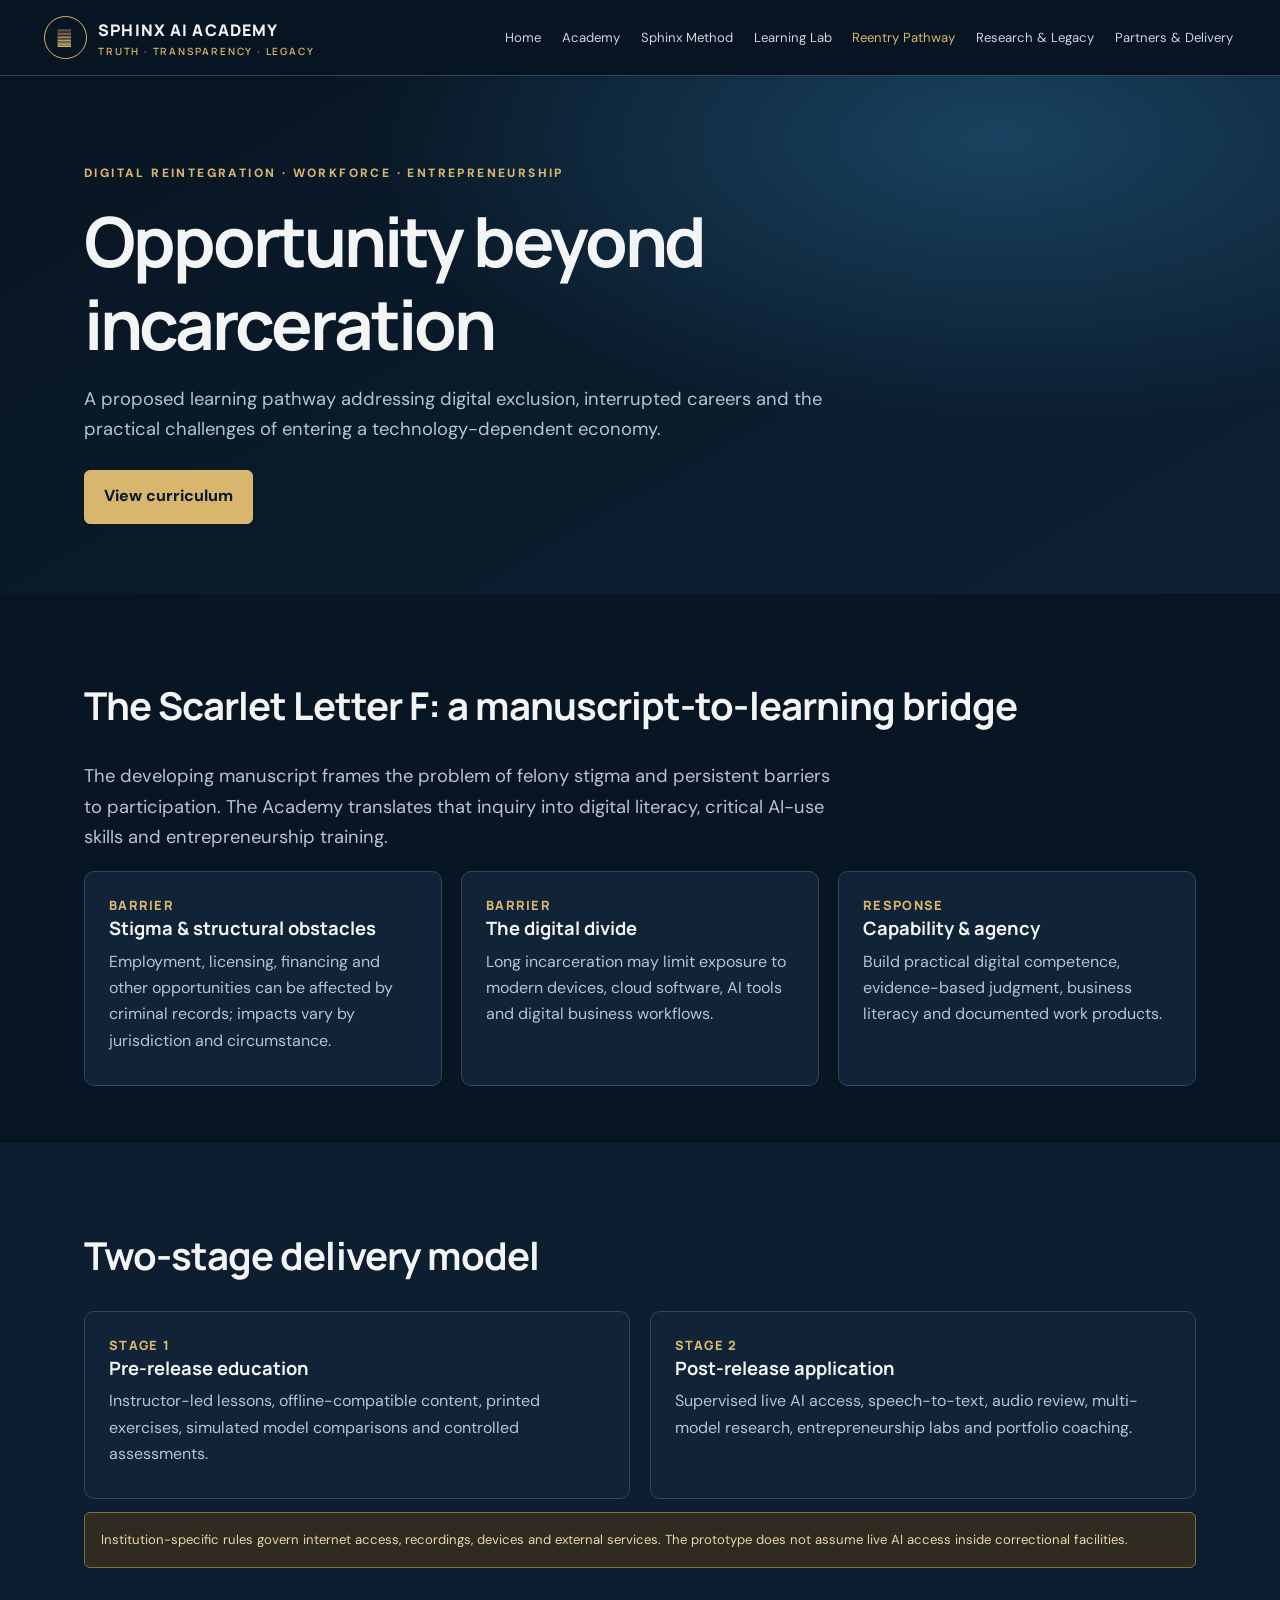
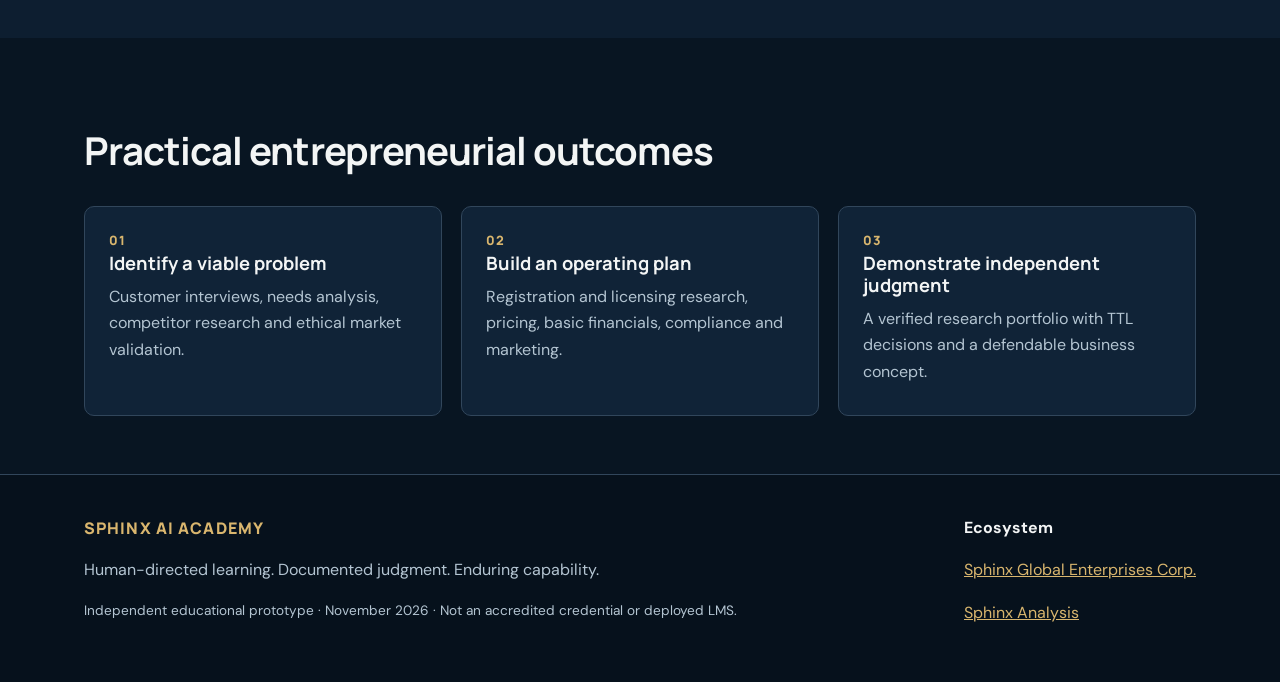
<file: reentry.html>
<!doctype html><html lang="en"><head><meta charset="utf-8"><meta name="viewport" content="width=device-width,initial-scale=1"><meta name="description" content="Sphinx AI Academy educational hub: TTL, GIGO, human-directed AI learning, reentry and entrepreneurship."><title>Reentry Pathway | Sphinx AI Academy</title><style>
@import url('https://fonts.googleapis.com/css2?family=DM+Sans:wght@400;500;600;700&family=Manrope:wght@400;500;600;700;800&display=swap');
:root{--bg:#081522;--panel:#102337;--panel2:#152b42;--text:#f3f5f5;--muted:#b4c5d2;--gold:#d9b66e;--blue:#6cb7dc;--line:#31465b;--green:#82d0b2}*{box-sizing:border-box}html{scroll-behavior:smooth}body{margin:0;background:var(--bg);color:var(--text);font:16px/1.65 'DM Sans',Arial,sans-serif}a{color:inherit}button,input,textarea,select{font:inherit}button{cursor:pointer}.skip{position:absolute;left:-9999px}.skip:focus{left:1rem;top:1rem;background:white;color:black;padding:.5rem;z-index:99}header{position:sticky;top:0;z-index:20;background:#081522f2;border-bottom:1px solid var(--line)}.head{max-width:1240px;margin:auto;display:flex;justify-content:space-between;align-items:center;gap:1rem;padding:1rem 1.5rem}.brand{display:flex;align-items:center;gap:.7rem;text-decoration:none;font-family:Manrope;font-weight:800;letter-spacing:.07em}.seal{display:grid;place-items:center;border:1px solid var(--gold);border-radius:50%;width:43px;height:43px;color:var(--gold);font-size:25px}.brand small{display:block;color:var(--gold);font:600 10px Manrope;letter-spacing:.18em}.nav{display:flex;gap:.9rem;flex-wrap:wrap}.nav a{text-decoration:none;color:#c9d7e1;font-size:.82rem;padding:.4rem .2rem}.nav a:hover,.nav a.active{color:var(--gold)}.mobile-menu{display:none}.wrap{max-width:1160px;margin:auto;padding:0 1.5rem}.hero{padding:5.5rem 0 4rem;background:radial-gradient(ellipse at 78% 12%,#194360 0,transparent 45%),linear-gradient(150deg,#081522,#0d2034)}.eyebrow{color:var(--gold);font-size:.75rem;font-weight:800;letter-spacing:.2em;text-transform:uppercase}h1,h2,h3{font-family:Manrope;line-height:1.2}h1{font-size:clamp(2.5rem,5.4vw,4.8rem);letter-spacing:-.045em;max-width:850px;margin:1rem 0}h2{font-size:clamp(1.7rem,3vw,2.6rem);letter-spacing:-.025em}h3{font-size:1.15rem}p{color:var(--muted)}.lead{font-size:1.15rem;max-width:760px}.gold{color:var(--gold)}.btn{display:inline-block;background:var(--gold);color:#0b1b2b;text-decoration:none;border:1px solid var(--gold);border-radius:6px;padding:.8rem 1.2rem;font-weight:800;margin:.4rem .5rem .4rem 0}.btn.outline{background:transparent;color:var(--gold)}.btn:hover{filter:brightness(1.13)}section{padding:3.6rem 0}.section-alt{background:#0d1e30}.grid{display:grid;grid-template-columns:repeat(3,minmax(0,1fr));gap:1.2rem}.grid.two{grid-template-columns:repeat(2,minmax(0,1fr))}.card{background:var(--panel);border:1px solid var(--line);border-radius:10px;padding:1.5rem;min-width:0}.card h3{margin:.2rem 0 .6rem}.card p{margin:.4rem 0}.num{color:var(--gold);font:800 .8rem Manrope;letter-spacing:.1em}.tag{display:inline-block;border:1px solid #54718a;color:#cbdbe7;border-radius:30px;font-size:.75rem;padding:.18rem .65rem;margin:.15rem}.strip{border-left:3px solid var(--gold);padding:1rem 1.4rem;background:var(--panel);margin:1.3rem 0}.strip p{margin:.25rem 0}.steps{counter-reset:step}.step{position:relative;padding:1rem 1rem 1rem 4rem;border-bottom:1px solid var(--line)}.step:before{counter-increment:step;content:counter(step);position:absolute;left:0;top:1.2rem;color:var(--gold);font:800 1.3rem Manrope}.list{color:var(--muted);padding-left:1.3rem}.list li{margin:.5rem 0}.metric{font:800 2rem Manrope;color:var(--gold)}.table-wrap{overflow:auto}table{border-collapse:collapse;width:100%;min-width:650px}th,td{text-align:left;padding:.9rem;border-bottom:1px solid var(--line);vertical-align:top}th{color:var(--gold);font-size:.8rem;text-transform:uppercase}td{color:var(--muted)}.interactive{background:#10283c;border:1px solid #41647c;border-radius:10px;padding:1.5rem;margin:1.2rem 0}label{display:block;margin:.7rem 0 .25rem;font-weight:700}textarea,input,select{width:100%;background:#081b2b;color:white;border:1px solid #597084;border-radius:5px;padding:.75rem}textarea{min-height:100px}.options label{font-weight:400;border:1px solid var(--line);padding:.65rem;border-radius:6px;cursor:pointer}.options input{width:auto;margin-right:.6rem}output,.feedback{display:block;background:#091b2a;border-left:3px solid var(--blue);padding:1rem;margin-top:1rem;color:#d9e9f1;white-space:pre-wrap}.progress{height:9px;border-radius:20px;background:#2b4051;overflow:hidden}.progress span{display:block;background:var(--gold);height:100%;width:0;transition:width .3s}.small{font-size:.85rem;color:var(--muted)}.kicker{font-size:.85rem;color:var(--blue);font-weight:700}.footer{background:#06111c;border-top:1px solid var(--line);padding:2.5rem 0}.footer-inner{display:flex;justify-content:space-between;gap:2rem;flex-wrap:wrap}.footer a{color:var(--gold)}.quote{font:600 1.3rem/1.5 Manrope;color:white}.pill{border:1px solid var(--line);border-radius:40px;padding:.3rem .8rem;display:inline-block;margin:.25rem;color:var(--muted);font-size:.8rem}.notice{font-size:.82rem;border:1px solid #856e3c;background:#302b20;padding:1rem;border-radius:6px;color:#e8d6ad}.callout{background:linear-gradient(120deg,#123550,#102337);border:1px solid #3b5a71;border-radius:10px;padding:2rem}.timeline{display:grid;gap:1rem}.timeline .card{border-left:3px solid var(--gold)}.footer .brand{margin-bottom:.7rem} :focus-visible{outline:3px solid var(--gold);outline-offset:3px}@media(max-width:900px){.head{align-items:flex-start;flex-direction:column}.nav{gap:.6rem}.grid{grid-template-columns:repeat(2,minmax(0,1fr))}}@media(max-width:600px){.grid,.grid.two{grid-template-columns:1fr}.hero{padding:3.5rem 0 2.5rem}.nav{overflow-x:auto;flex-wrap:nowrap;width:100%;padding-bottom:.3rem}.nav a{white-space:nowrap}.head{padding:.7rem 1rem}section{padding:2.6rem 0}}@media(prefers-reduced-motion:reduce){html{scroll-behavior:auto}*{transition:none!important}}
</style><script>
const $=id=>document.getElementById(id);const KEY='sphinx-academy-demo-v1';let state={};try{state=JSON.parse(localStorage.getItem(KEY)||'{}')}catch(e){}function save(){try{localStorage.setItem(KEY,JSON.stringify(state))}catch(e){}}function setDone(id){state[id]=true;save();updateProgress()}function updateProgress(){const ids=['gigo','ttl','source','scenario'];let n=ids.filter(id=>state[id]).length;document.querySelectorAll('[data-progress]').forEach(el=>el.textContent=n+'/4 activities completed');document.querySelectorAll('[data-progress-bar]').forEach(el=>el.style.width=(n/4*100)+'%')}document.addEventListener('DOMContentLoaded',()=>{updateProgress();const quiz=$('quiz-form');if(quiz)quiz.addEventListener('submit',e=>{e.preventDefault();let answers={q1:'b',q2:'c',q3:'a',q4:'b'};let score=0;Object.entries(answers).forEach(([q,v])=>{if(quiz.elements[q]?.value===v)score++});$('quiz-result').textContent='Score: '+score+'/4. '+(score===4?'All answers correct.':'Review the explanations below and retry.')+'\n1. Evidence verification is necessary. 2. Human judgment must be documented. 3. GIGO is a quality spectrum, not a label for people. 4. SCORM completion alone does not establish competency.';if(score===4)setDone('ttl')});const g=$('gigo-form');if(g)g.addEventListener('submit',e=>{e.preventDefault();const text=$('gigo-prompt').value.trim();const count=text.split(/\s+/).filter(Boolean).length;const checks=[/who|audience|learner|person|business|customer/i,/source|evidence|citation|verify|reference/i,/compare|contrast|alternative|counter|challenge/i,/format|table|report|list|deliverable/i,/uncertain|limit|assumption|unknown/i];let matched=checks.filter(re=>re.test(text)).length;$('gigo-result').textContent='Prompt diagnostic: '+matched+'/5 quality signals present. '+(count<15?'Add more context. ':'')+'Check for: audience/context, evidence requirements, alternative viewpoints, output format and uncertainty. This is a teaching heuristic, not a measure of factual correctness.';setDone('gigo')});const s=$('source-form');if(s)s.addEventListener('submit',e=>{e.preventDefault();let claim=$('source-claim').value.trim(),url=$('source-url').value.trim(),decision=$('source-decision').value,reason=$('source-reason').value.trim();if(!claim||!reason){$('source-result').textContent='Add a claim and an explanation before recording a decision.';return}let record={claim,url,decision,reason,date:new Date().toISOString(),status:'Learner-entered; not independently verified'};state.records=state.records||[];state.records.push(record);save();$('source-result').textContent='Adjudication recorded locally. '+record.status+'\n'+JSON.stringify(record,null,2);setDone('source')});const d=$('download-record');if(d)d.addEventListener('click',()=>{let data={exported:new Date().toISOString(),activity_completion:{gigo:!!state.gigo,ttl:!!state.ttl,source:!!state.source,scenario:!!state.scenario},adjudications:state.records||[],disclaimer:'Self-reported learning artifact; not an independently verified credential.'};let blob=new Blob([JSON.stringify(data,null,2)],{type:'application/json'}),a=document.createElement('a');a.href=URL.createObjectURL(blob);a.download='sphinx-ttl-learning-record.json';a.click();URL.revokeObjectURL(a.href)});const scenario=$('scenario-form');if(scenario)scenario.addEventListener('submit',e=>{e.preventDefault();let value=scenario.elements.path.value;const messages={a:'Good: begin with offline-compatible fundamentals, then transition to supervised live tools after release.',b:'Reconsider: unrestricted live cloud access may not be permitted inside a correctional facility.',c:'Reconsider: a certificate without assessed competence is insufficient.'};$('scenario-result').textContent=messages[value]||'Select a pathway.';if(value==='a')setDone('scenario')});const vstart=$('voice-start'),vplay=$('voice-play'),vstop=$('voice-stop');let rec=null;const SpeechRec=window.SpeechRecognition||window.webkitSpeechRecognition;if(vstart)vstart.addEventListener('click',()=>{if(!SpeechRec){$('voice-status').textContent='Speech recognition is unavailable in this browser. Type instead.';return}try{rec=new SpeechRec();rec.lang='en-US';rec.interimResults=false;rec.onresult=e=>{$('voice-text').value=($('voice-text').value+' '+e.results[0][0].transcript).trim();$('voice-status').textContent='Dictation captured. Review and revise the text.'};rec.onerror=e=>{$('voice-status').textContent='Speech recognition error: '+e.error};rec.start();$('voice-status').textContent='Listening…'}catch(e){$('voice-status').textContent='Unable to start recognition.'}});if(vplay)vplay.addEventListener('click',()=>{if(!('speechSynthesis' in window)){$('voice-status').textContent='Audio playback is unavailable in this browser.';return}speechSynthesis.cancel();let u=new SpeechSynthesisUtterance($('voice-text').value||'Enter text first.');u.lang='en-US';speechSynthesis.speak(u);$('voice-status').textContent='Playing text aloud.'});if(vstop)vstop.addEventListener('click',()=>{if(rec)try{rec.stop()}catch(e){};if('speechSynthesis' in window)speechSynthesis.cancel();$('voice-status').textContent='Audio stopped.'});const reset=$('reset-progress');if(reset)reset.addEventListener('click',()=>{if(confirm('Delete this browser’s demo progress and learning records?')){localStorage.removeItem(KEY);state={};updateProgress();$('reset-result').textContent='Local demo progress cleared.'}});const copy=$('copy-template');if(copy)copy.addEventListener('click',async()=>{let txt=$('template-text').textContent;try{await navigator.clipboard.writeText(txt);$('copy-result').textContent='Template copied.'}catch(e){$('copy-result').textContent='Select and copy the template manually.'}})});
</script></head><body><a class="skip" href="#main">Skip to content</a><header><div class="head"><a class="brand" href="index.html"><span class="seal" aria-hidden="true">𓂀</span><span>SPHINX AI ACADEMY<small>TRUTH · TRANSPARENCY · LEGACY</small></span></a><nav class="nav" aria-label="Primary navigation"><a href="index.html" class="">Home</a><a href="academy.html" class="">Academy</a><a href="method.html" class="">Sphinx Method</a><a href="lab.html" class="">Learning Lab</a><a href="reentry.html" class="active">Reentry Pathway</a><a href="research.html" class="">Research & Legacy</a><a href="partners.html" class="">Partners & Delivery</a></nav></div></header><main id="main"><div class="hero"><div class="wrap"><div class="eyebrow">Digital reintegration · Workforce · Entrepreneurship</div><h1>Opportunity beyond incarceration</h1><p class="lead">A proposed learning pathway addressing digital exclusion, interrupted careers and the practical challenges of entering a technology-dependent economy.</p><a class="btn" href="academy.html">View curriculum</a></div></div><section class=""><div class="wrap"><h2>The Scarlet Letter F: a manuscript-to-learning bridge</h2><p class="lead">The developing manuscript frames the problem of felony stigma and persistent barriers to participation. The Academy translates that inquiry into digital literacy, critical AI-use skills and entrepreneurship training.</p><div class="grid"><article class="card"><div class="num">BARRIER</div><h3>Stigma & structural obstacles</h3><p>Employment, licensing, financing and other opportunities can be affected by criminal records; impacts vary by jurisdiction and circumstance.</p></article><article class="card"><div class="num">BARRIER</div><h3>The digital divide</h3><p>Long incarceration may limit exposure to modern devices, cloud software, AI tools and digital business workflows.</p></article><article class="card"><div class="num">RESPONSE</div><h3>Capability & agency</h3><p>Build practical digital competence, evidence-based judgment, business literacy and documented work products.</p></article></div></div></section><section class="section-alt"><div class="wrap"><h2>Two-stage delivery model</h2><div class="grid two"><article class="card"><div class="num">STAGE 1</div><h3>Pre-release education</h3><p>Instructor-led lessons, offline-compatible content, printed exercises, simulated model comparisons and controlled assessments.</p></article><article class="card"><div class="num">STAGE 2</div><h3>Post-release application</h3><p>Supervised live AI access, speech-to-text, audio review, multi-model research, entrepreneurship labs and portfolio coaching.</p></article></div><p class="notice">Institution-specific rules govern internet access, recordings, devices and external services. The prototype does not assume live AI access inside correctional facilities.</p></div></section><section class=""><div class="wrap"><h2>Practical entrepreneurial outcomes</h2><div class="grid"><article class="card"><div class="num">01</div><h3>Identify a viable problem</h3><p>Customer interviews, needs analysis, competitor research and ethical market validation.</p></article><article class="card"><div class="num">02</div><h3>Build an operating plan</h3><p>Registration and licensing research, pricing, basic financials, compliance and marketing.</p></article><article class="card"><div class="num">03</div><h3>Demonstrate independent judgment</h3><p>A verified research portfolio with TTL decisions and a defendable business concept.</p></article></div></div></section></main><footer class="footer"><div class="wrap footer-inner"><div><a class="brand" href="index.html">SPHINX AI ACADEMY</a><p>Human-directed learning. Documented judgment. Enduring capability.</p><p class="small">Independent educational prototype · November 2026 · Not an accredited credential or deployed LMS.</p></div><div><strong>Ecosystem</strong><p><a href="https://sphinxglobalenterprisescorp.com/" target="_blank" rel="noopener">Sphinx Global Enterprises Corp.</a></p><p><a href="https://sphinxanalysis.com/" target="_blank" rel="noopener">Sphinx Analysis</a></p></div></div></footer></body></html>
</file>
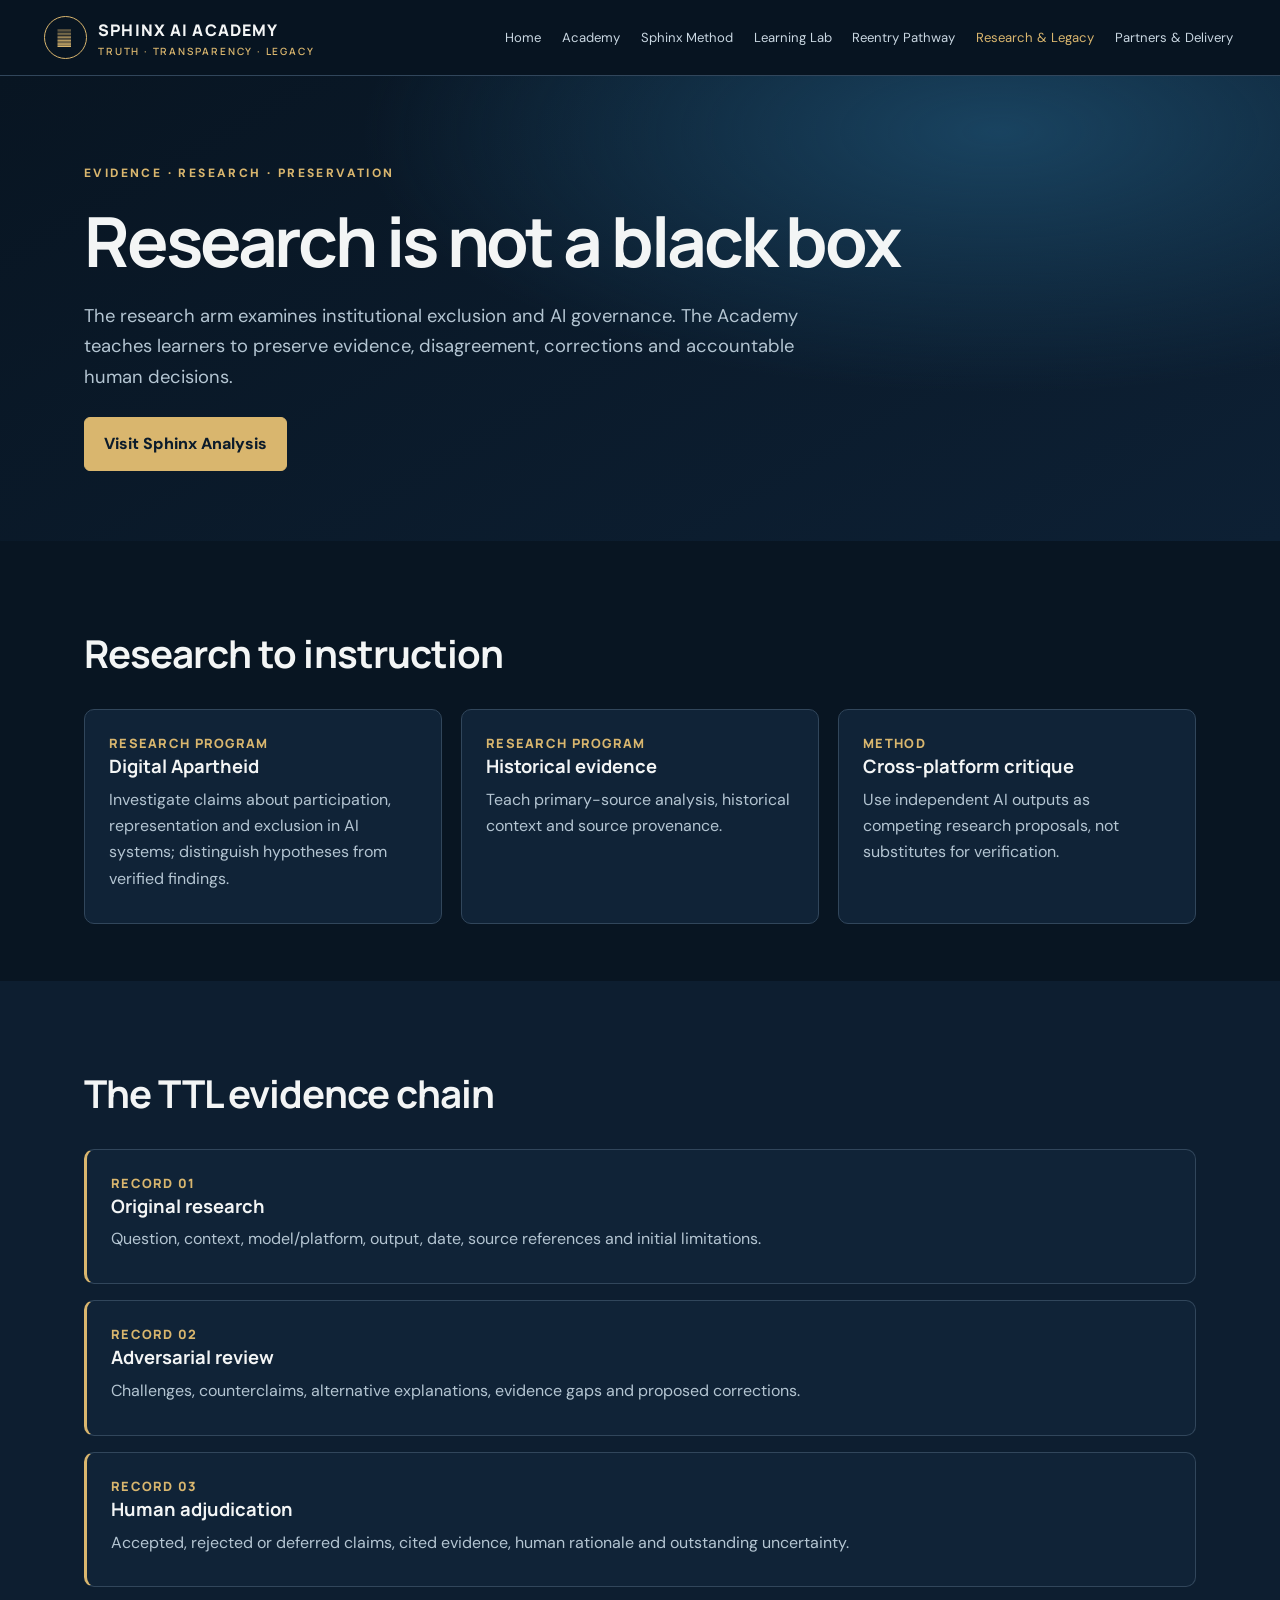
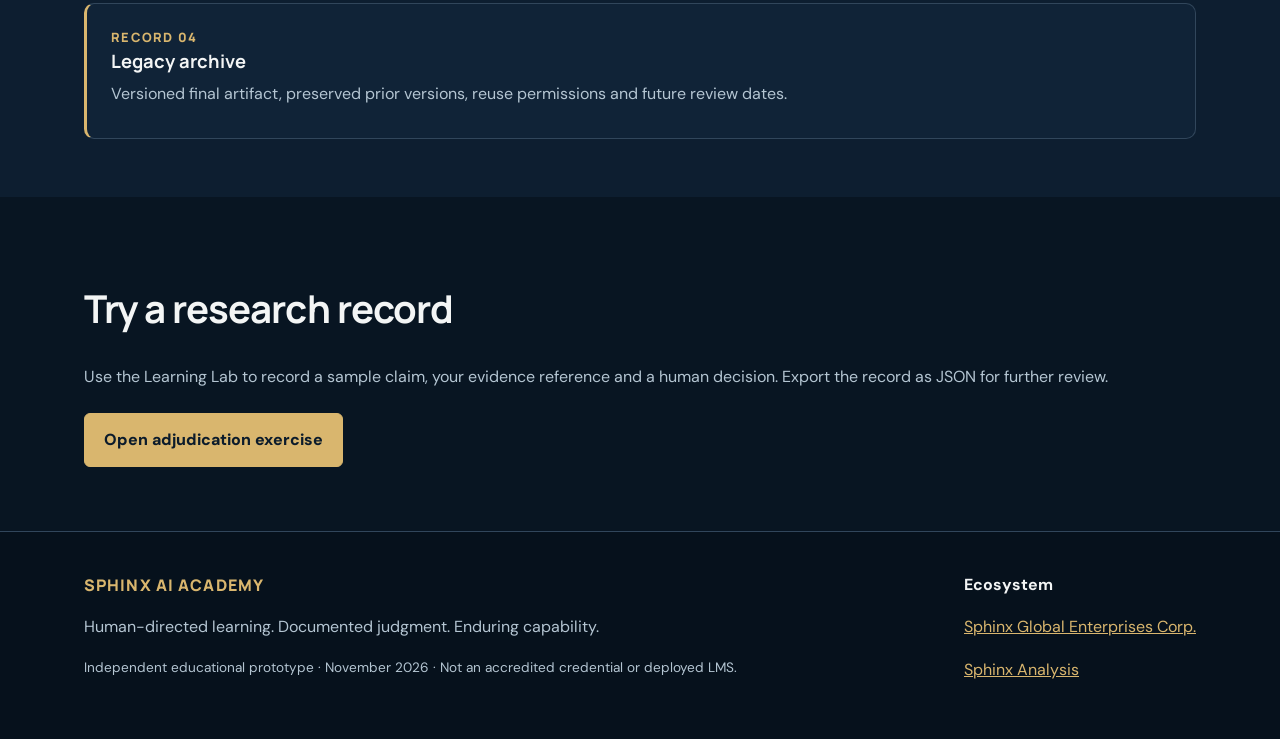
<file: research.html>
<!doctype html><html lang="en"><head><meta charset="utf-8"><meta name="viewport" content="width=device-width,initial-scale=1"><meta name="description" content="Sphinx AI Academy educational hub: TTL, GIGO, human-directed AI learning, reentry and entrepreneurship."><title>Research & Legacy | Sphinx AI Academy</title><style>
@import url('https://fonts.googleapis.com/css2?family=DM+Sans:wght@400;500;600;700&family=Manrope:wght@400;500;600;700;800&display=swap');
:root{--bg:#081522;--panel:#102337;--panel2:#152b42;--text:#f3f5f5;--muted:#b4c5d2;--gold:#d9b66e;--blue:#6cb7dc;--line:#31465b;--green:#82d0b2}*{box-sizing:border-box}html{scroll-behavior:smooth}body{margin:0;background:var(--bg);color:var(--text);font:16px/1.65 'DM Sans',Arial,sans-serif}a{color:inherit}button,input,textarea,select{font:inherit}button{cursor:pointer}.skip{position:absolute;left:-9999px}.skip:focus{left:1rem;top:1rem;background:white;color:black;padding:.5rem;z-index:99}header{position:sticky;top:0;z-index:20;background:#081522f2;border-bottom:1px solid var(--line)}.head{max-width:1240px;margin:auto;display:flex;justify-content:space-between;align-items:center;gap:1rem;padding:1rem 1.5rem}.brand{display:flex;align-items:center;gap:.7rem;text-decoration:none;font-family:Manrope;font-weight:800;letter-spacing:.07em}.seal{display:grid;place-items:center;border:1px solid var(--gold);border-radius:50%;width:43px;height:43px;color:var(--gold);font-size:25px}.brand small{display:block;color:var(--gold);font:600 10px Manrope;letter-spacing:.18em}.nav{display:flex;gap:.9rem;flex-wrap:wrap}.nav a{text-decoration:none;color:#c9d7e1;font-size:.82rem;padding:.4rem .2rem}.nav a:hover,.nav a.active{color:var(--gold)}.mobile-menu{display:none}.wrap{max-width:1160px;margin:auto;padding:0 1.5rem}.hero{padding:5.5rem 0 4rem;background:radial-gradient(ellipse at 78% 12%,#194360 0,transparent 45%),linear-gradient(150deg,#081522,#0d2034)}.eyebrow{color:var(--gold);font-size:.75rem;font-weight:800;letter-spacing:.2em;text-transform:uppercase}h1,h2,h3{font-family:Manrope;line-height:1.2}h1{font-size:clamp(2.5rem,5.4vw,4.8rem);letter-spacing:-.045em;max-width:850px;margin:1rem 0}h2{font-size:clamp(1.7rem,3vw,2.6rem);letter-spacing:-.025em}h3{font-size:1.15rem}p{color:var(--muted)}.lead{font-size:1.15rem;max-width:760px}.gold{color:var(--gold)}.btn{display:inline-block;background:var(--gold);color:#0b1b2b;text-decoration:none;border:1px solid var(--gold);border-radius:6px;padding:.8rem 1.2rem;font-weight:800;margin:.4rem .5rem .4rem 0}.btn.outline{background:transparent;color:var(--gold)}.btn:hover{filter:brightness(1.13)}section{padding:3.6rem 0}.section-alt{background:#0d1e30}.grid{display:grid;grid-template-columns:repeat(3,minmax(0,1fr));gap:1.2rem}.grid.two{grid-template-columns:repeat(2,minmax(0,1fr))}.card{background:var(--panel);border:1px solid var(--line);border-radius:10px;padding:1.5rem;min-width:0}.card h3{margin:.2rem 0 .6rem}.card p{margin:.4rem 0}.num{color:var(--gold);font:800 .8rem Manrope;letter-spacing:.1em}.tag{display:inline-block;border:1px solid #54718a;color:#cbdbe7;border-radius:30px;font-size:.75rem;padding:.18rem .65rem;margin:.15rem}.strip{border-left:3px solid var(--gold);padding:1rem 1.4rem;background:var(--panel);margin:1.3rem 0}.strip p{margin:.25rem 0}.steps{counter-reset:step}.step{position:relative;padding:1rem 1rem 1rem 4rem;border-bottom:1px solid var(--line)}.step:before{counter-increment:step;content:counter(step);position:absolute;left:0;top:1.2rem;color:var(--gold);font:800 1.3rem Manrope}.list{color:var(--muted);padding-left:1.3rem}.list li{margin:.5rem 0}.metric{font:800 2rem Manrope;color:var(--gold)}.table-wrap{overflow:auto}table{border-collapse:collapse;width:100%;min-width:650px}th,td{text-align:left;padding:.9rem;border-bottom:1px solid var(--line);vertical-align:top}th{color:var(--gold);font-size:.8rem;text-transform:uppercase}td{color:var(--muted)}.interactive{background:#10283c;border:1px solid #41647c;border-radius:10px;padding:1.5rem;margin:1.2rem 0}label{display:block;margin:.7rem 0 .25rem;font-weight:700}textarea,input,select{width:100%;background:#081b2b;color:white;border:1px solid #597084;border-radius:5px;padding:.75rem}textarea{min-height:100px}.options label{font-weight:400;border:1px solid var(--line);padding:.65rem;border-radius:6px;cursor:pointer}.options input{width:auto;margin-right:.6rem}output,.feedback{display:block;background:#091b2a;border-left:3px solid var(--blue);padding:1rem;margin-top:1rem;color:#d9e9f1;white-space:pre-wrap}.progress{height:9px;border-radius:20px;background:#2b4051;overflow:hidden}.progress span{display:block;background:var(--gold);height:100%;width:0;transition:width .3s}.small{font-size:.85rem;color:var(--muted)}.kicker{font-size:.85rem;color:var(--blue);font-weight:700}.footer{background:#06111c;border-top:1px solid var(--line);padding:2.5rem 0}.footer-inner{display:flex;justify-content:space-between;gap:2rem;flex-wrap:wrap}.footer a{color:var(--gold)}.quote{font:600 1.3rem/1.5 Manrope;color:white}.pill{border:1px solid var(--line);border-radius:40px;padding:.3rem .8rem;display:inline-block;margin:.25rem;color:var(--muted);font-size:.8rem}.notice{font-size:.82rem;border:1px solid #856e3c;background:#302b20;padding:1rem;border-radius:6px;color:#e8d6ad}.callout{background:linear-gradient(120deg,#123550,#102337);border:1px solid #3b5a71;border-radius:10px;padding:2rem}.timeline{display:grid;gap:1rem}.timeline .card{border-left:3px solid var(--gold)}.footer .brand{margin-bottom:.7rem} :focus-visible{outline:3px solid var(--gold);outline-offset:3px}@media(max-width:900px){.head{align-items:flex-start;flex-direction:column}.nav{gap:.6rem}.grid{grid-template-columns:repeat(2,minmax(0,1fr))}}@media(max-width:600px){.grid,.grid.two{grid-template-columns:1fr}.hero{padding:3.5rem 0 2.5rem}.nav{overflow-x:auto;flex-wrap:nowrap;width:100%;padding-bottom:.3rem}.nav a{white-space:nowrap}.head{padding:.7rem 1rem}section{padding:2.6rem 0}}@media(prefers-reduced-motion:reduce){html{scroll-behavior:auto}*{transition:none!important}}
</style><script>
const $=id=>document.getElementById(id);const KEY='sphinx-academy-demo-v1';let state={};try{state=JSON.parse(localStorage.getItem(KEY)||'{}')}catch(e){}function save(){try{localStorage.setItem(KEY,JSON.stringify(state))}catch(e){}}function setDone(id){state[id]=true;save();updateProgress()}function updateProgress(){const ids=['gigo','ttl','source','scenario'];let n=ids.filter(id=>state[id]).length;document.querySelectorAll('[data-progress]').forEach(el=>el.textContent=n+'/4 activities completed');document.querySelectorAll('[data-progress-bar]').forEach(el=>el.style.width=(n/4*100)+'%')}document.addEventListener('DOMContentLoaded',()=>{updateProgress();const quiz=$('quiz-form');if(quiz)quiz.addEventListener('submit',e=>{e.preventDefault();let answers={q1:'b',q2:'c',q3:'a',q4:'b'};let score=0;Object.entries(answers).forEach(([q,v])=>{if(quiz.elements[q]?.value===v)score++});$('quiz-result').textContent='Score: '+score+'/4. '+(score===4?'All answers correct.':'Review the explanations below and retry.')+'\n1. Evidence verification is necessary. 2. Human judgment must be documented. 3. GIGO is a quality spectrum, not a label for people. 4. SCORM completion alone does not establish competency.';if(score===4)setDone('ttl')});const g=$('gigo-form');if(g)g.addEventListener('submit',e=>{e.preventDefault();const text=$('gigo-prompt').value.trim();const count=text.split(/\s+/).filter(Boolean).length;const checks=[/who|audience|learner|person|business|customer/i,/source|evidence|citation|verify|reference/i,/compare|contrast|alternative|counter|challenge/i,/format|table|report|list|deliverable/i,/uncertain|limit|assumption|unknown/i];let matched=checks.filter(re=>re.test(text)).length;$('gigo-result').textContent='Prompt diagnostic: '+matched+'/5 quality signals present. '+(count<15?'Add more context. ':'')+'Check for: audience/context, evidence requirements, alternative viewpoints, output format and uncertainty. This is a teaching heuristic, not a measure of factual correctness.';setDone('gigo')});const s=$('source-form');if(s)s.addEventListener('submit',e=>{e.preventDefault();let claim=$('source-claim').value.trim(),url=$('source-url').value.trim(),decision=$('source-decision').value,reason=$('source-reason').value.trim();if(!claim||!reason){$('source-result').textContent='Add a claim and an explanation before recording a decision.';return}let record={claim,url,decision,reason,date:new Date().toISOString(),status:'Learner-entered; not independently verified'};state.records=state.records||[];state.records.push(record);save();$('source-result').textContent='Adjudication recorded locally. '+record.status+'\n'+JSON.stringify(record,null,2);setDone('source')});const d=$('download-record');if(d)d.addEventListener('click',()=>{let data={exported:new Date().toISOString(),activity_completion:{gigo:!!state.gigo,ttl:!!state.ttl,source:!!state.source,scenario:!!state.scenario},adjudications:state.records||[],disclaimer:'Self-reported learning artifact; not an independently verified credential.'};let blob=new Blob([JSON.stringify(data,null,2)],{type:'application/json'}),a=document.createElement('a');a.href=URL.createObjectURL(blob);a.download='sphinx-ttl-learning-record.json';a.click();URL.revokeObjectURL(a.href)});const scenario=$('scenario-form');if(scenario)scenario.addEventListener('submit',e=>{e.preventDefault();let value=scenario.elements.path.value;const messages={a:'Good: begin with offline-compatible fundamentals, then transition to supervised live tools after release.',b:'Reconsider: unrestricted live cloud access may not be permitted inside a correctional facility.',c:'Reconsider: a certificate without assessed competence is insufficient.'};$('scenario-result').textContent=messages[value]||'Select a pathway.';if(value==='a')setDone('scenario')});const vstart=$('voice-start'),vplay=$('voice-play'),vstop=$('voice-stop');let rec=null;const SpeechRec=window.SpeechRecognition||window.webkitSpeechRecognition;if(vstart)vstart.addEventListener('click',()=>{if(!SpeechRec){$('voice-status').textContent='Speech recognition is unavailable in this browser. Type instead.';return}try{rec=new SpeechRec();rec.lang='en-US';rec.interimResults=false;rec.onresult=e=>{$('voice-text').value=($('voice-text').value+' '+e.results[0][0].transcript).trim();$('voice-status').textContent='Dictation captured. Review and revise the text.'};rec.onerror=e=>{$('voice-status').textContent='Speech recognition error: '+e.error};rec.start();$('voice-status').textContent='Listening…'}catch(e){$('voice-status').textContent='Unable to start recognition.'}});if(vplay)vplay.addEventListener('click',()=>{if(!('speechSynthesis' in window)){$('voice-status').textContent='Audio playback is unavailable in this browser.';return}speechSynthesis.cancel();let u=new SpeechSynthesisUtterance($('voice-text').value||'Enter text first.');u.lang='en-US';speechSynthesis.speak(u);$('voice-status').textContent='Playing text aloud.'});if(vstop)vstop.addEventListener('click',()=>{if(rec)try{rec.stop()}catch(e){};if('speechSynthesis' in window)speechSynthesis.cancel();$('voice-status').textContent='Audio stopped.'});const reset=$('reset-progress');if(reset)reset.addEventListener('click',()=>{if(confirm('Delete this browser’s demo progress and learning records?')){localStorage.removeItem(KEY);state={};updateProgress();$('reset-result').textContent='Local demo progress cleared.'}});const copy=$('copy-template');if(copy)copy.addEventListener('click',async()=>{let txt=$('template-text').textContent;try{await navigator.clipboard.writeText(txt);$('copy-result').textContent='Template copied.'}catch(e){$('copy-result').textContent='Select and copy the template manually.'}})});
</script></head><body><a class="skip" href="#main">Skip to content</a><header><div class="head"><a class="brand" href="index.html"><span class="seal" aria-hidden="true">𓂀</span><span>SPHINX AI ACADEMY<small>TRUTH · TRANSPARENCY · LEGACY</small></span></a><nav class="nav" aria-label="Primary navigation"><a href="index.html" class="">Home</a><a href="academy.html" class="">Academy</a><a href="method.html" class="">Sphinx Method</a><a href="lab.html" class="">Learning Lab</a><a href="reentry.html" class="">Reentry Pathway</a><a href="research.html" class="active">Research & Legacy</a><a href="partners.html" class="">Partners & Delivery</a></nav></div></header><main id="main"><div class="hero"><div class="wrap"><div class="eyebrow">Evidence · Research · Preservation</div><h1>Research is not a black box</h1><p class="lead">The research arm examines institutional exclusion and AI governance. The Academy teaches learners to preserve evidence, disagreement, corrections and accountable human decisions.</p><a class="btn" href="https://sphinxanalysis.com/" target="_blank" rel="noopener">Visit Sphinx Analysis</a></div></div><section class=""><div class="wrap"><h2>Research to instruction</h2><div class="grid"><article class="card"><div class="num">RESEARCH PROGRAM</div><h3>Digital Apartheid</h3><p>Investigate claims about participation, representation and exclusion in AI systems; distinguish hypotheses from verified findings.</p></article><article class="card"><div class="num">RESEARCH PROGRAM</div><h3>Historical evidence</h3><p>Teach primary-source analysis, historical context and source provenance.</p></article><article class="card"><div class="num">METHOD</div><h3>Cross-platform critique</h3><p>Use independent AI outputs as competing research proposals, not substitutes for verification.</p></article></div></div></section><section class="section-alt"><div class="wrap"><h2>The TTL evidence chain</h2><div class="timeline"><article class="card"><div class="num">RECORD 01</div><h3>Original research</h3><p>Question, context, model/platform, output, date, source references and initial limitations.</p></article><article class="card"><div class="num">RECORD 02</div><h3>Adversarial review</h3><p>Challenges, counterclaims, alternative explanations, evidence gaps and proposed corrections.</p></article><article class="card"><div class="num">RECORD 03</div><h3>Human adjudication</h3><p>Accepted, rejected or deferred claims, cited evidence, human rationale and outstanding uncertainty.</p></article><article class="card"><div class="num">RECORD 04</div><h3>Legacy archive</h3><p>Versioned final artifact, preserved prior versions, reuse permissions and future review dates.</p></article></div></div></section><section class=""><div class="wrap"><h2>Try a research record</h2><p>Use the Learning Lab to record a sample claim, your evidence reference and a human decision. Export the record as JSON for further review.</p><a class="btn" href="lab.html">Open adjudication exercise</a></div></section></main><footer class="footer"><div class="wrap footer-inner"><div><a class="brand" href="index.html">SPHINX AI ACADEMY</a><p>Human-directed learning. Documented judgment. Enduring capability.</p><p class="small">Independent educational prototype · November 2026 · Not an accredited credential or deployed LMS.</p></div><div><strong>Ecosystem</strong><p><a href="https://sphinxglobalenterprisescorp.com/" target="_blank" rel="noopener">Sphinx Global Enterprises Corp.</a></p><p><a href="https://sphinxanalysis.com/" target="_blank" rel="noopener">Sphinx Analysis</a></p></div></div></footer></body></html>
</file>
